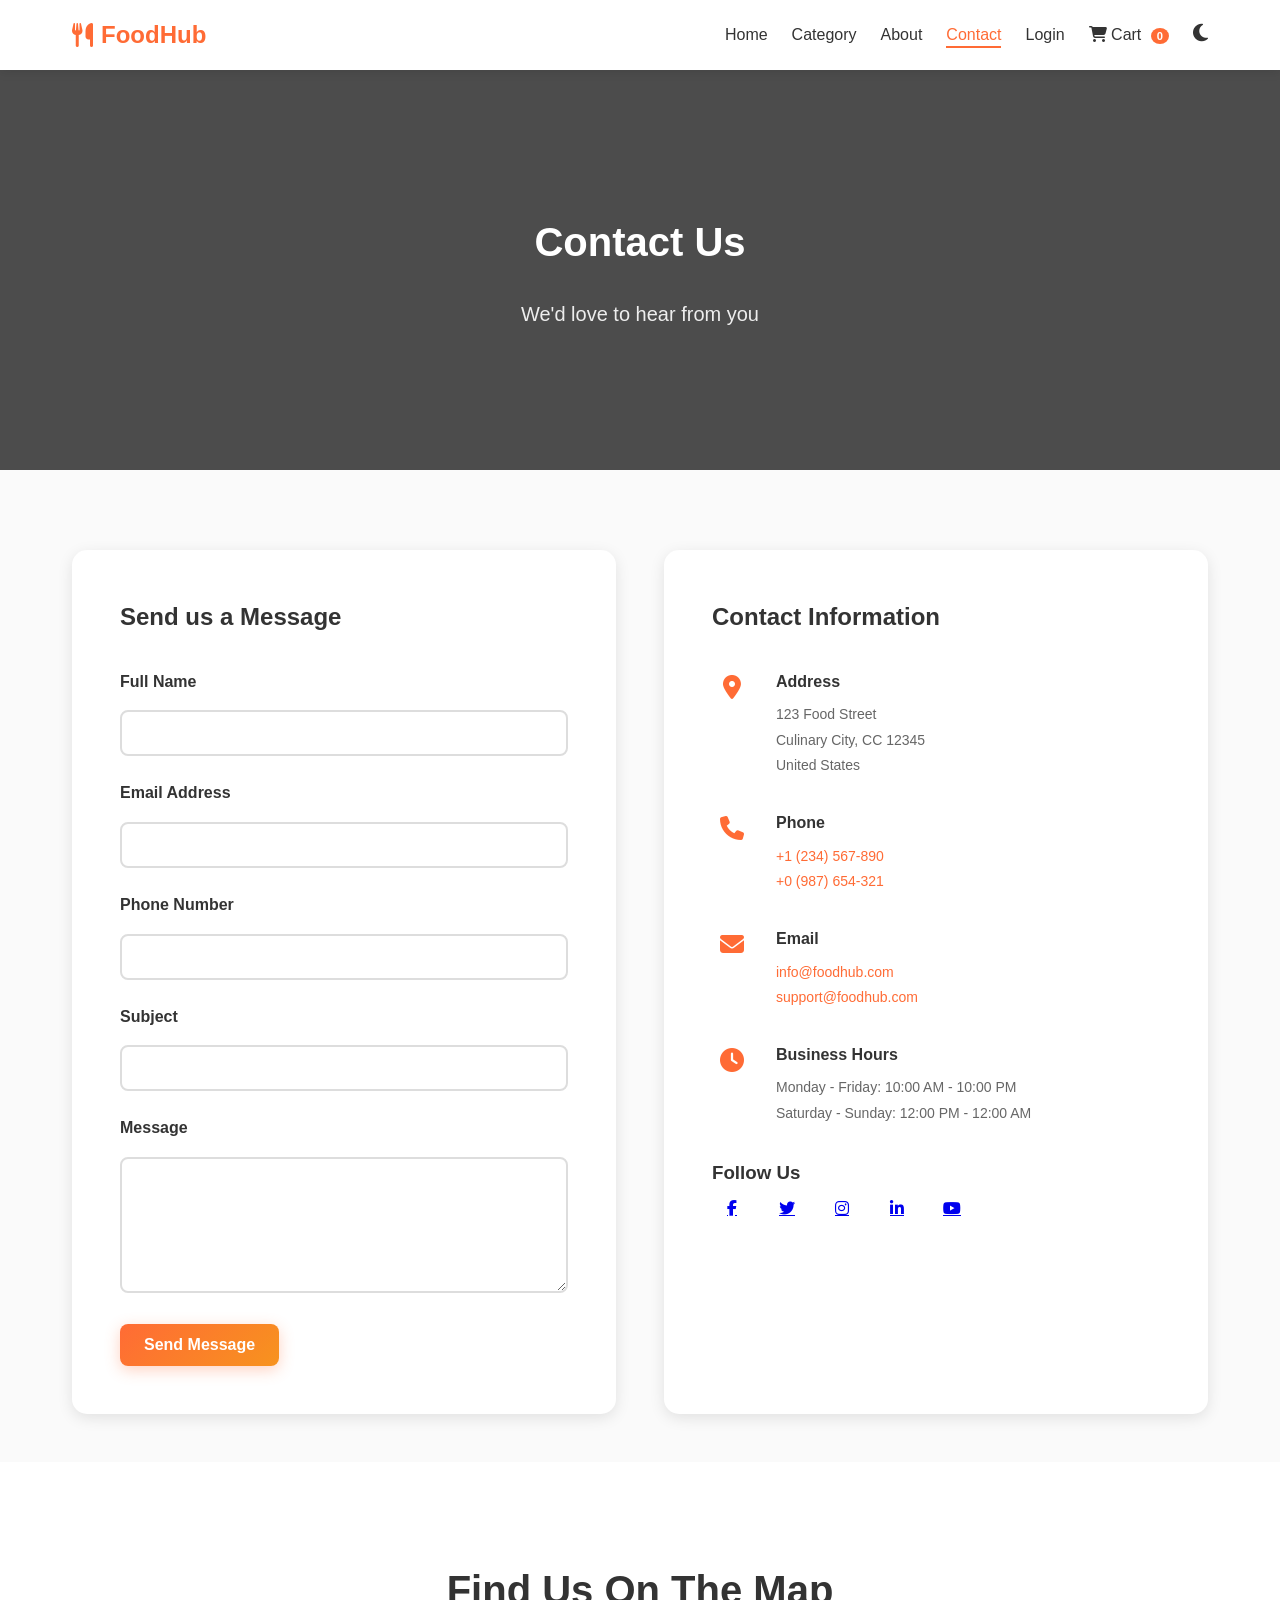
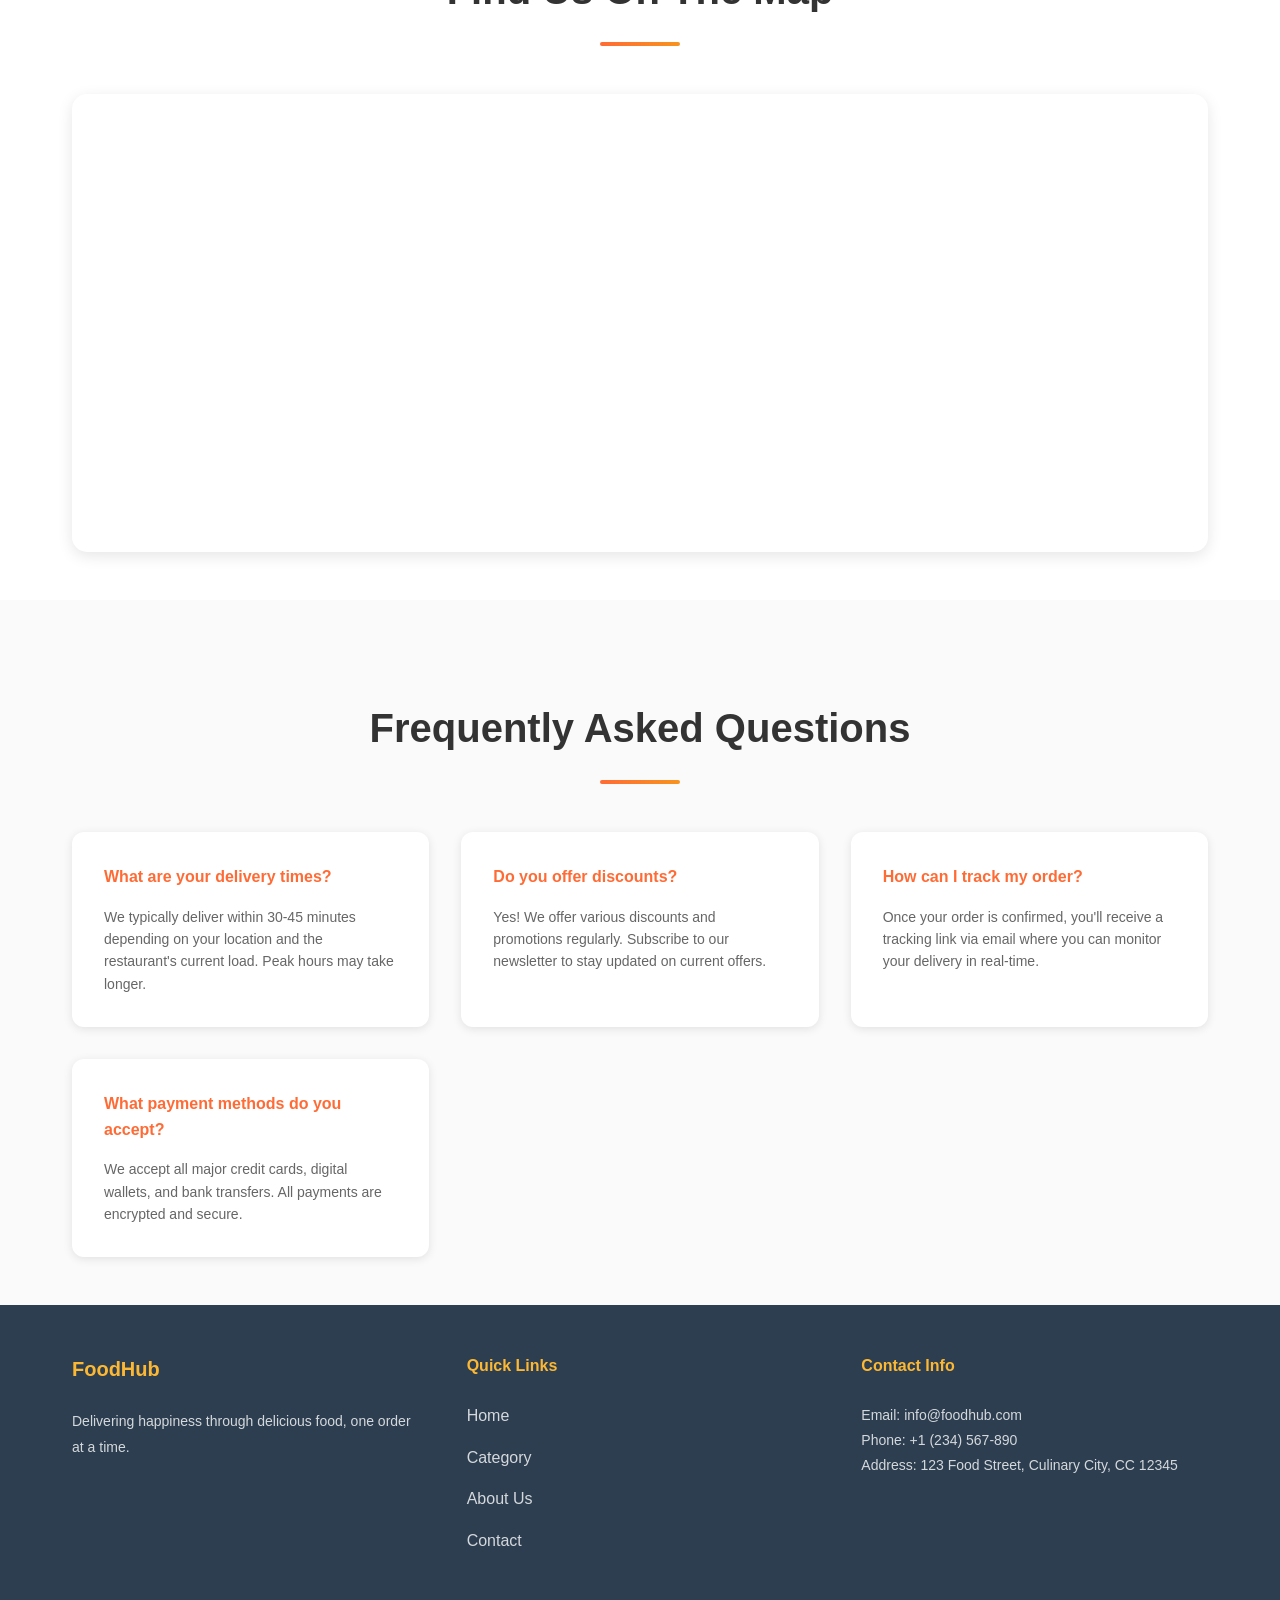
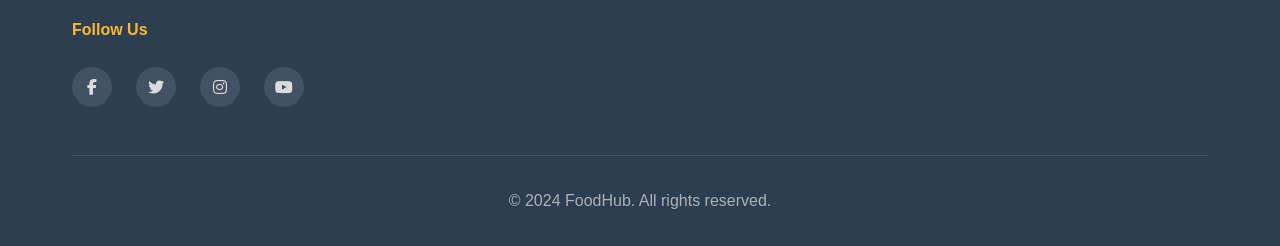
<file: contact.html>
<!DOCTYPE html>
<html lang="en">
<head>
    <meta charset="UTF-8">
    <meta name="viewport" content="width=device-width, initial-scale=1.0">
    <title>Contact Us - FoodHub</title>
    <link rel="stylesheet" href="css/style.css">
    <link rel="stylesheet" href="https://cdnjs.cloudflare.com/ajax/libs/font-awesome/6.4.0/css/all.min.css">
</head>
<body>
    <!-- Navigation Bar -->
    <nav class="navbar">
        <div class="nav-container">
            <div class="nav-logo">
                <i class="fas fa-utensils"></i> FoodHub
            </div>
            <ul class="nav-menu">
                <li class="nav-item">
                    <a href="index.html" class="nav-link">Home</a>
                </li>
                <li class="nav-item">
                    <a href="category.html" class="nav-link">Category</a>
                </li>
                <li class="nav-item">
                    <a href="about.html" class="nav-link">About</a>
                </li>
                <li class="nav-item">
                    <a href="contact.html" class="nav-link active">Contact</a>
                </li>
                <li class="nav-item">
                    <a href="login.html" class="nav-link">Login</a>
                </li>
                <li class="nav-item">
                    <a href="#" class="nav-link" id="cart-icon">
                        <i class="fas fa-shopping-cart"></i> Cart
                        <span class="cart-count" id="cart-count">0</span>
                    </a>
                </li>
                <li class="nav-item">
                    <button class="theme-toggle" id="theme-toggle">
                        <i class="fas fa-moon"></i>
                    </button>
                </li>
            </ul>
            <div class="hamburger">
                <span class="bar"></span>
                <span class="bar"></span>
                <span class="bar"></span>
            </div>
        </div>
    </nav>

    <!-- Page Header -->
    <section class="page-header" style="background: linear-gradient(rgba(0, 0, 0, 0.5), rgba(0, 0, 0, 0.5)), url('https://images.unsplash.com/photo-1516321318423-f06f70570ce0?w=1200') center/cover;">
        <div class="page-header-content">
            <h1>Contact Us</h1>
            <p>We'd love to hear from you</p>
        </div>
    </section>

    <!-- Contact Section -->
    <section class="contact-section">
        <div class="container">
            <div class="contact-grid">
                <!-- Contact Form -->
                <div class="contact-form-container">
                    <h2>Send us a Message</h2>
                    <form class="contact-form" id="contact-form">
                        <div class="form-group">
                            <label for="name">Full Name</label>
                            <input type="text" id="name" name="name" required>
                        </div>
                        <div class="form-group">
                            <label for="email">Email Address</label>
                            <input type="email" id="email" name="email" required>
                        </div>
                        <div class="form-group">
                            <label for="phone">Phone Number</label>
                            <input type="tel" id="phone" name="phone" required>
                        </div>
                        <div class="form-group">
                            <label for="subject">Subject</label>
                            <input type="text" id="subject" name="subject" required>
                        </div>
                        <div class="form-group">
                            <label for="message">Message</label>
                            <textarea id="message" name="message" rows="6" required></textarea>
                        </div>
                        <button type="submit" class="btn btn-primary">Send Message</button>
                    </form>
                </div>

                <!-- Contact Info -->
                <div class="contact-info-container">
                    <h2>Contact Information</h2>
                    
                    <div class="contact-item">
                        <div class="contact-icon">
                            <i class="fas fa-map-marker-alt"></i>
                        </div>
                        <div class="contact-detail">
                            <h4>Address</h4>
                            <p>123 Food Street<br>Culinary City, CC 12345<br>United States</p>
                        </div>
                    </div>

                    <div class="contact-item">
                        <div class="contact-icon">
                            <i class="fas fa-phone"></i>
                        </div>
                        <div class="contact-detail">
                            <h4>Phone</h4>
                            <p><a href="tel:+1234567890">+1 (234) 567-890</a><br>
                            <a href="tel:+0987654321">+0 (987) 654-321</a></p>
                        </div>
                    </div>

                    <div class="contact-item">
                        <div class="contact-icon">
                            <i class="fas fa-envelope"></i>
                        </div>
                        <div class="contact-detail">
                            <h4>Email</h4>
                            <p><a href="mailto:info@foodhub.com">info@foodhub.com</a><br>
                            <a href="mailto:support@foodhub.com">support@foodhub.com</a></p>
                        </div>
                    </div>

                    <div class="contact-item">
                        <div class="contact-icon">
                            <i class="fas fa-clock"></i>
                        </div>
                        <div class="contact-detail">
                            <h4>Business Hours</h4>
                            <p>Monday - Friday: 10:00 AM - 10:00 PM<br>
                            Saturday - Sunday: 12:00 PM - 12:00 AM</p>
                        </div>
                    </div>

                    <h3 style="margin-top: 30px;">Follow Us</h3>
                    <div class="social-links" style="gap: 15px; font-size: 24px;">
                        <a href="#" title="Facebook"><i class="fab fa-facebook-f"></i></a>
                        <a href="#" title="Twitter"><i class="fab fa-twitter"></i></a>
                        <a href="#" title="Instagram"><i class="fab fa-instagram"></i></a>
                        <a href="#" title="LinkedIn"><i class="fab fa-linkedin-in"></i></a>
                        <a href="#" title="YouTube"><i class="fab fa-youtube"></i></a>
                    </div>
                </div>
            </div>
        </div>
    </section>

    <!-- Google Map -->
    <section class="map-section">
        <div class="container">
            <h2 class="section-title">Find Us On The Map</h2>
            <div class="map-container">
                <iframe src="https://www.google.com/maps/embed?pb=!1m18!1m12!1m3!1d3024.1234567890!2d-74.006!3d40.7128!2m3!1f0!2f0!3f0!3m2!1i1024!2i768!4f13.1!3m3!1m2!1s0x89c25a29e6eb6d4f%3A0x123456789!2s123%20Food%20Street!5e0!3m2!1sen!2sus!4v1234567890" width="100%" height="450" style="border:0;" allowfullscreen="" loading="lazy" referrerpolicy="no-referrer-when-downgrade"></iframe>
            </div>
        </div>
    </section>

    <!-- FAQ Section -->
    <section class="faq-section">
        <div class="container">
            <h2 class="section-title">Frequently Asked Questions</h2>
            <div class="faq-grid">
                <div class="faq-item">
                    <h4>What are your delivery times?</h4>
                    <p>We typically deliver within 30-45 minutes depending on your location and the restaurant's current load. Peak hours may take longer.</p>
                </div>
                <div class="faq-item">
                    <h4>Do you offer discounts?</h4>
                    <p>Yes! We offer various discounts and promotions regularly. Subscribe to our newsletter to stay updated on current offers.</p>
                </div>
                <div class="faq-item">
                    <h4>How can I track my order?</h4>
                    <p>Once your order is confirmed, you'll receive a tracking link via email where you can monitor your delivery in real-time.</p>
                </div>
                <div class="faq-item">
                    <h4>What payment methods do you accept?</h4>
                    <p>We accept all major credit cards, digital wallets, and bank transfers. All payments are encrypted and secure.</p>
                </div>
            </div>
        </div>
    </section>

    <!-- Cart Modal -->
    <div class="cart-modal" id="cart-modal">
        <div class="cart-content">
            <div class="cart-header">
                <h2>Shopping Cart</h2>
                <button class="close-cart">&times;</button>
            </div>
            <div class="cart-items" id="cart-items"></div>
            <div class="cart-footer">
                <div class="cart-total">
                    <strong>Total: $<span id="cart-total">0.00</span></strong>
                </div>
                <button class="btn btn-primary" id="checkout-btn">Checkout</button>
                <button class="btn btn-secondary" id="clear-cart-btn">Clear Cart</button>
            </div>
        </div>
    </div>

    <!-- Back to Top Button -->
    <button class="back-to-top" id="back-to-top">
        <i class="fas fa-arrow-up"></i>
    </button>

    <!-- Footer -->
    <footer class="footer">
        <div class="container">
            <div class="footer-content">
                <div class="footer-section">
                    <h3>FoodHub</h3>
                    <p>Delivering happiness through delicious food, one order at a time.</p>
                </div>
                <div class="footer-section">
                    <h4>Quick Links</h4>
                    <ul>
                        <li><a href="index.html">Home</a></li>
                        <li><a href="category.html">Category</a></li>
                        <li><a href="about.html">About Us</a></li>
                        <li><a href="contact.html">Contact</a></li>
                    </ul>
                </div>
                <div class="footer-section">
                    <h4>Contact Info</h4>
                    <p>Email: <a href="mailto:info@foodhub.com">info@foodhub.com</a></p>
                    <p>Phone: <a href="tel:+1234567890">+1 (234) 567-890</a></p>
                    <p>Address: 123 Food Street, Culinary City, CC 12345</p>
                </div>
                <div class="footer-section">
                    <h4>Follow Us</h4>
                    <div class="social-links">
                        <a href="#" title="Facebook"><i class="fab fa-facebook-f"></i></a>
                        <a href="#" title="Twitter"><i class="fab fa-twitter"></i></a>
                        <a href="#" title="Instagram"><i class="fab fa-instagram"></i></a>
                        <a href="#" title="YouTube"><i class="fab fa-youtube"></i></a>
                    </div>
                </div>
            </div>
            <div class="footer-bottom">
                <p>&copy; 2024 FoodHub. All rights reserved.</p>
            </div>
        </div>
    </footer>

    <script src="js/app.js"></script>
    <script src="js/cart.js"></script>
    <script src="js/search.js"></script>
    <script>
        // Contact form submission
        document.getElementById('contact-form').addEventListener('submit', function(e) {
            e.preventDefault();
            alert('Thank you for your message! We will get back to you soon.');
            this.reset();
        });
    </script>
</body>
</html>
</file>
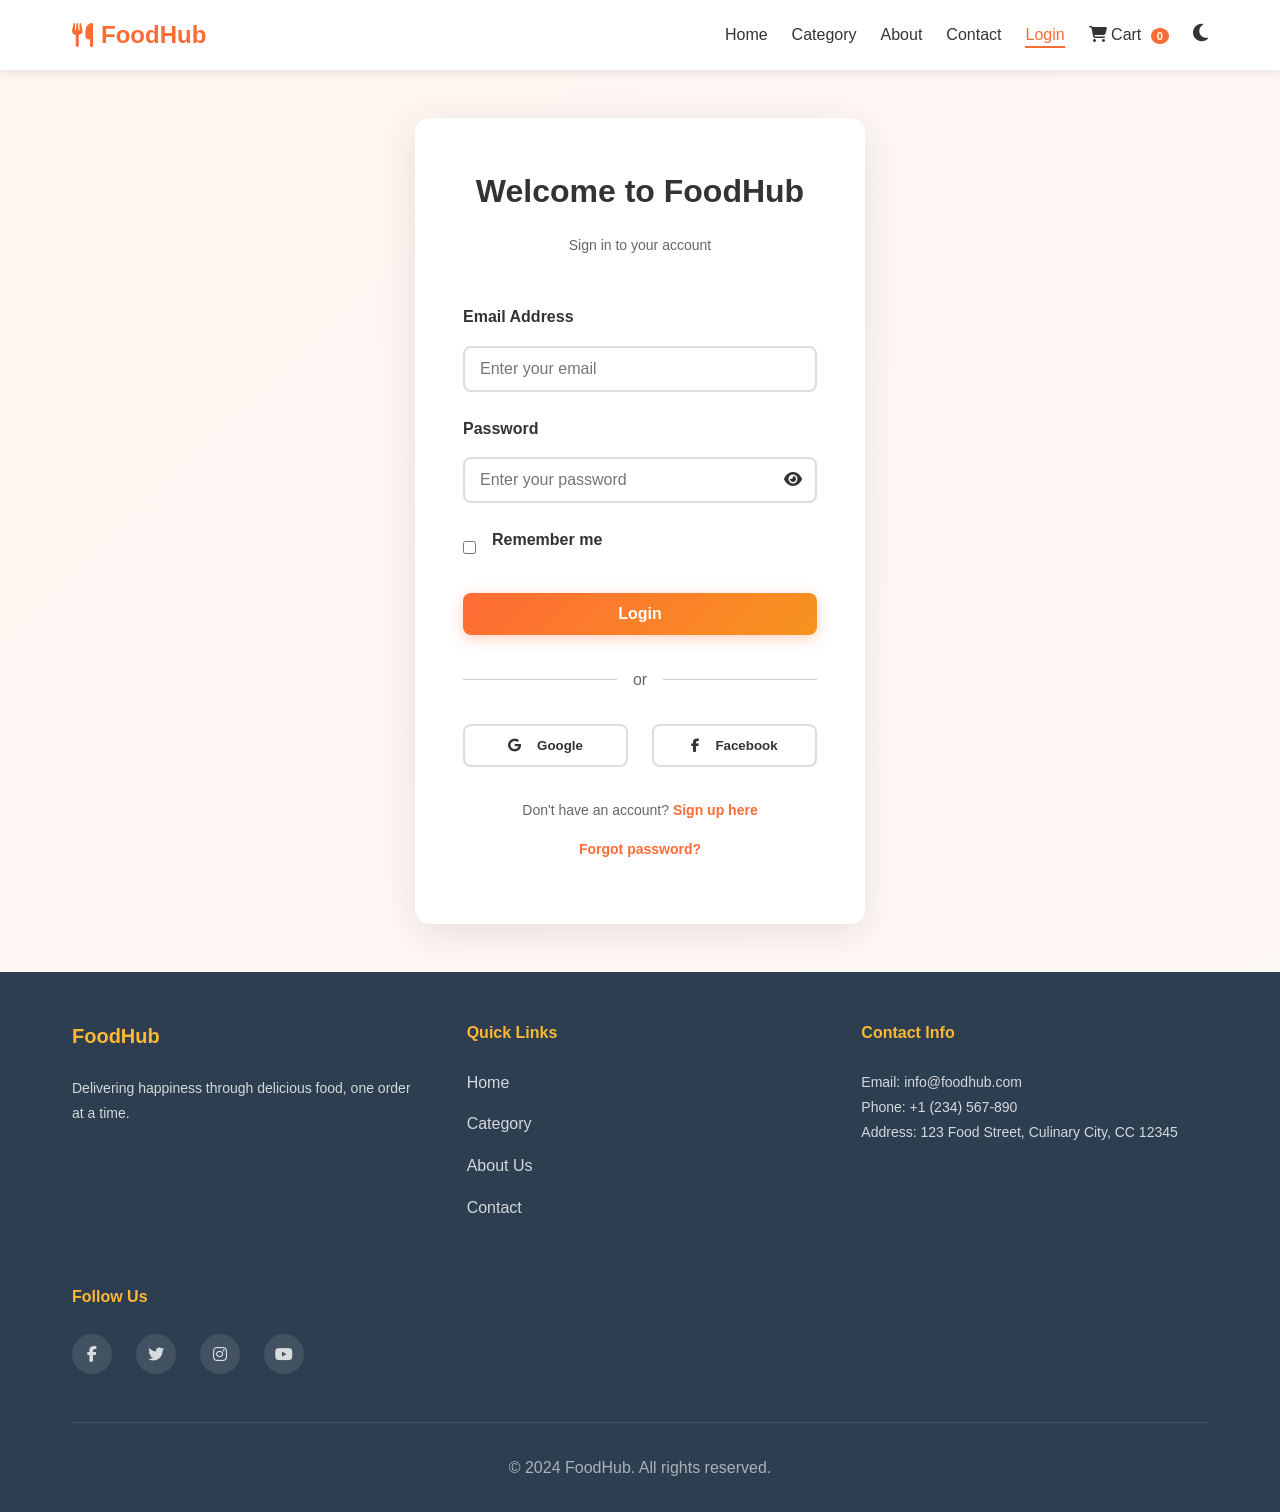
<file: login.html>
<!DOCTYPE html>
<html lang="en">
<head>
    <meta charset="UTF-8">
    <meta name="viewport" content="width=device-width, initial-scale=1.0">
    <title>Login - FoodHub</title>
    <link rel="stylesheet" href="css/style.css">
    <link rel="stylesheet" href="https://cdnjs.cloudflare.com/ajax/libs/font-awesome/6.4.0/css/all.min.css">
</head>
<body>
    <!-- Navigation Bar -->
    <nav class="navbar">
        <div class="nav-container">
            <div class="nav-logo">
                <i class="fas fa-utensils"></i> FoodHub
            </div>
            <ul class="nav-menu">
                <li class="nav-item">
                    <a href="index.html" class="nav-link">Home</a>
                </li>
                <li class="nav-item">
                    <a href="category.html" class="nav-link">Category</a>
                </li>
                <li class="nav-item">
                    <a href="about.html" class="nav-link">About</a>
                </li>
                <li class="nav-item">
                    <a href="contact.html" class="nav-link">Contact</a>
                </li>
                <li class="nav-item">
                    <a href="login.html" class="nav-link active">Login</a>
                </li>
                <li class="nav-item">
                    <a href="#" class="nav-link" id="cart-icon">
                        <i class="fas fa-shopping-cart"></i> Cart
                        <span class="cart-count" id="cart-count">0</span>
                    </a>
                </li>
                <li class="nav-item">
                    <button class="theme-toggle" id="theme-toggle">
                        <i class="fas fa-moon"></i>
                    </button>
                </li>
            </ul>
            <div class="hamburger">
                <span class="bar"></span>
                <span class="bar"></span>
                <span class="bar"></span>
            </div>
        </div>
    </nav>

    <!-- Login Container -->
    <section class="login-section">
        <div class="login-container">
            <div class="login-box">
                <div class="login-header">
                    <h1>Welcome to FoodHub</h1>
                    <p>Sign in to your account</p>
                </div>

                <form class="login-form" id="login-form">
                    <div class="form-group">
                        <label for="email">Email Address</label>
                        <input type="email" id="email" name="email" placeholder="Enter your email" required>
                    </div>

                    <div class="form-group">
                        <label for="password">Password</label>
                        <div class="password-input-group">
                            <input type="password" id="password" name="password" placeholder="Enter your password" required>
                            <button type="button" class="toggle-password" id="toggle-password">
                                <i class="fas fa-eye"></i>
                            </button>
                        </div>
                    </div>

                    <div class="form-group checkbox">
                        <input type="checkbox" id="remember-me" name="remember-me">
                        <label for="remember-me">Remember me</label>
                    </div>

                    <button type="submit" class="btn btn-primary btn-full">Login</button>

                    <div class="form-divider">
                        <span>or</span>
                    </div>

                    <div class="social-login">
                        <button type="button" class="btn-social" title="Login with Google">
                            <i class="fab fa-google"></i> Google
                        </button>
                        <button type="button" class="btn-social" title="Login with Facebook">
                            <i class="fab fa-facebook-f"></i> Facebook
                        </button>
                    </div>

                    <div class="form-footer">
                        <p>Don't have an account? <a href="#" onclick="openSignup()">Sign up here</a></p>
                        <p><a href="#" onclick="resetPassword()">Forgot password?</a></p>
                    </div>
                </form>
            </div>

            <!-- Signup Form (Hidden by default) -->
            <div class="signup-box" id="signup-box" style="display: none;">
                <div class="login-header">
                    <h1>Create Account</h1>
                    <p>Join FoodHub today</p>
                </div>

                <form class="login-form" id="signup-form">
                    <div class="form-group">
                        <label for="signup-name">Full Name</label>
                        <input type="text" id="signup-name" name="name" placeholder="Enter your full name" required>
                    </div>

                    <div class="form-group">
                        <label for="signup-email">Email Address</label>
                        <input type="email" id="signup-email" name="email" placeholder="Enter your email" required>
                    </div>

                    <div class="form-group">
                        <label for="signup-password">Password</label>
                        <input type="password" id="signup-password" name="password" placeholder="Create a password" required>
                    </div>

                    <div class="form-group">
                        <label for="signup-confirm-password">Confirm Password</label>
                        <input type="password" id="signup-confirm-password" name="confirm-password" placeholder="Confirm your password" required>
                    </div>

                    <div class="form-group checkbox">
                        <input type="checkbox" id="agree-terms" name="agree-terms" required>
                        <label for="agree-terms">I agree to the Terms of Service</label>
                    </div>

                    <button type="submit" class="btn btn-primary btn-full">Create Account</button>

                    <div class="form-footer">
                        <p>Already have an account? <a href="#" onclick="closeSignup()">Login here</a></p>
                    </div>
                </form>
            </div>
        </div>
    </section>

    <!-- Cart Modal -->
    <div class="cart-modal" id="cart-modal">
        <div class="cart-content">
            <div class="cart-header">
                <h2>Shopping Cart</h2>
                <button class="close-cart">&times;</button>
            </div>
            <div class="cart-items" id="cart-items"></div>
            <div class="cart-footer">
                <div class="cart-total">
                    <strong>Total: $<span id="cart-total">0.00</span></strong>
                </div>
                <button class="btn btn-primary" id="checkout-btn">Checkout</button>
                <button class="btn btn-secondary" id="clear-cart-btn">Clear Cart</button>
            </div>
        </div>
    </div>

    <!-- Footer -->
    <footer class="footer">
        <div class="container">
            <div class="footer-content">
                <div class="footer-section">
                    <h3>FoodHub</h3>
                    <p>Delivering happiness through delicious food, one order at a time.</p>
                </div>
                <div class="footer-section">
                    <h4>Quick Links</h4>
                    <ul>
                        <li><a href="index.html">Home</a></li>
                        <li><a href="category.html">Category</a></li>
                        <li><a href="about.html">About Us</a></li>
                        <li><a href="contact.html">Contact</a></li>
                    </ul>
                </div>
                <div class="footer-section">
                    <h4>Contact Info</h4>
                    <p>Email: <a href="mailto:info@foodhub.com">info@foodhub.com</a></p>
                    <p>Phone: <a href="tel:+1234567890">+1 (234) 567-890</a></p>
                    <p>Address: 123 Food Street, Culinary City, CC 12345</p>
                </div>
                <div class="footer-section">
                    <h4>Follow Us</h4>
                    <div class="social-links">
                        <a href="#" title="Facebook"><i class="fab fa-facebook-f"></i></a>
                        <a href="#" title="Twitter"><i class="fab fa-twitter"></i></a>
                        <a href="#" title="Instagram"><i class="fab fa-instagram"></i></a>
                        <a href="#" title="YouTube"><i class="fab fa-youtube"></i></a>
                    </div>
                </div>
            </div>
            <div class="footer-bottom">
                <p>&copy; 2024 FoodHub. All rights reserved.</p>
            </div>
        </div>
    </footer>

    <script src="js/app.js"></script>
    <script src="js/cart.js"></script>
    <script src="js/search.js"></script>
    <script>
        // Toggle password visibility
        document.getElementById('toggle-password').addEventListener('click', function() {
            const passwordInput = document.getElementById('password');
            const icon = this.querySelector('i');
            
            if (passwordInput.type === 'password') {
                passwordInput.type = 'text';
                icon.classList.remove('fa-eye');
                icon.classList.add('fa-eye-slash');
            } else {
                passwordInput.type = 'password';
                icon.classList.remove('fa-eye-slash');
                icon.classList.add('fa-eye');
            }
        });

        // Login form submission
        document.getElementById('login-form').addEventListener('submit', function(e) {
            e.preventDefault();
            const email = document.getElementById('email').value;
            const rememberMe = document.getElementById('remember-me').checked;
            
            if (rememberMe) {
                localStorage.setItem('userEmail', email);
            }
            
            alert('Login successful! Welcome to FoodHub.');
            this.reset();
        });

        // Signup form submission
        document.getElementById('signup-form').addEventListener('submit', function(e) {
            e.preventDefault();
            const password = document.getElementById('signup-password').value;
            const confirmPassword = document.getElementById('signup-confirm-password').value;
            
            if (password !== confirmPassword) {
                alert('Passwords do not match!');
                return;
            }
            
            alert('Account created successfully! You can now login.');
            this.reset();
            closeSignup();
        });

        // Toggle between login and signup
        function openSignup() {
            document.querySelector('.login-box').style.display = 'none';
            document.getElementById('signup-box').style.display = 'block';
        }

        function closeSignup() {
            document.querySelector('.login-box').style.display = 'block';
            document.getElementById('signup-box').style.display = 'none';
        }

        // Reset password (dummy function)
        function resetPassword() {
            alert('Password reset link has been sent to your email.');
        }

        // Load saved email if available
        window.addEventListener('load', function() {
            const savedEmail = localStorage.getItem('userEmail');
            if (savedEmail) {
                document.getElementById('email').value = savedEmail;
                document.getElementById('remember-me').checked = true;
            }
        });
    </script>
</body>
</html>
</file>
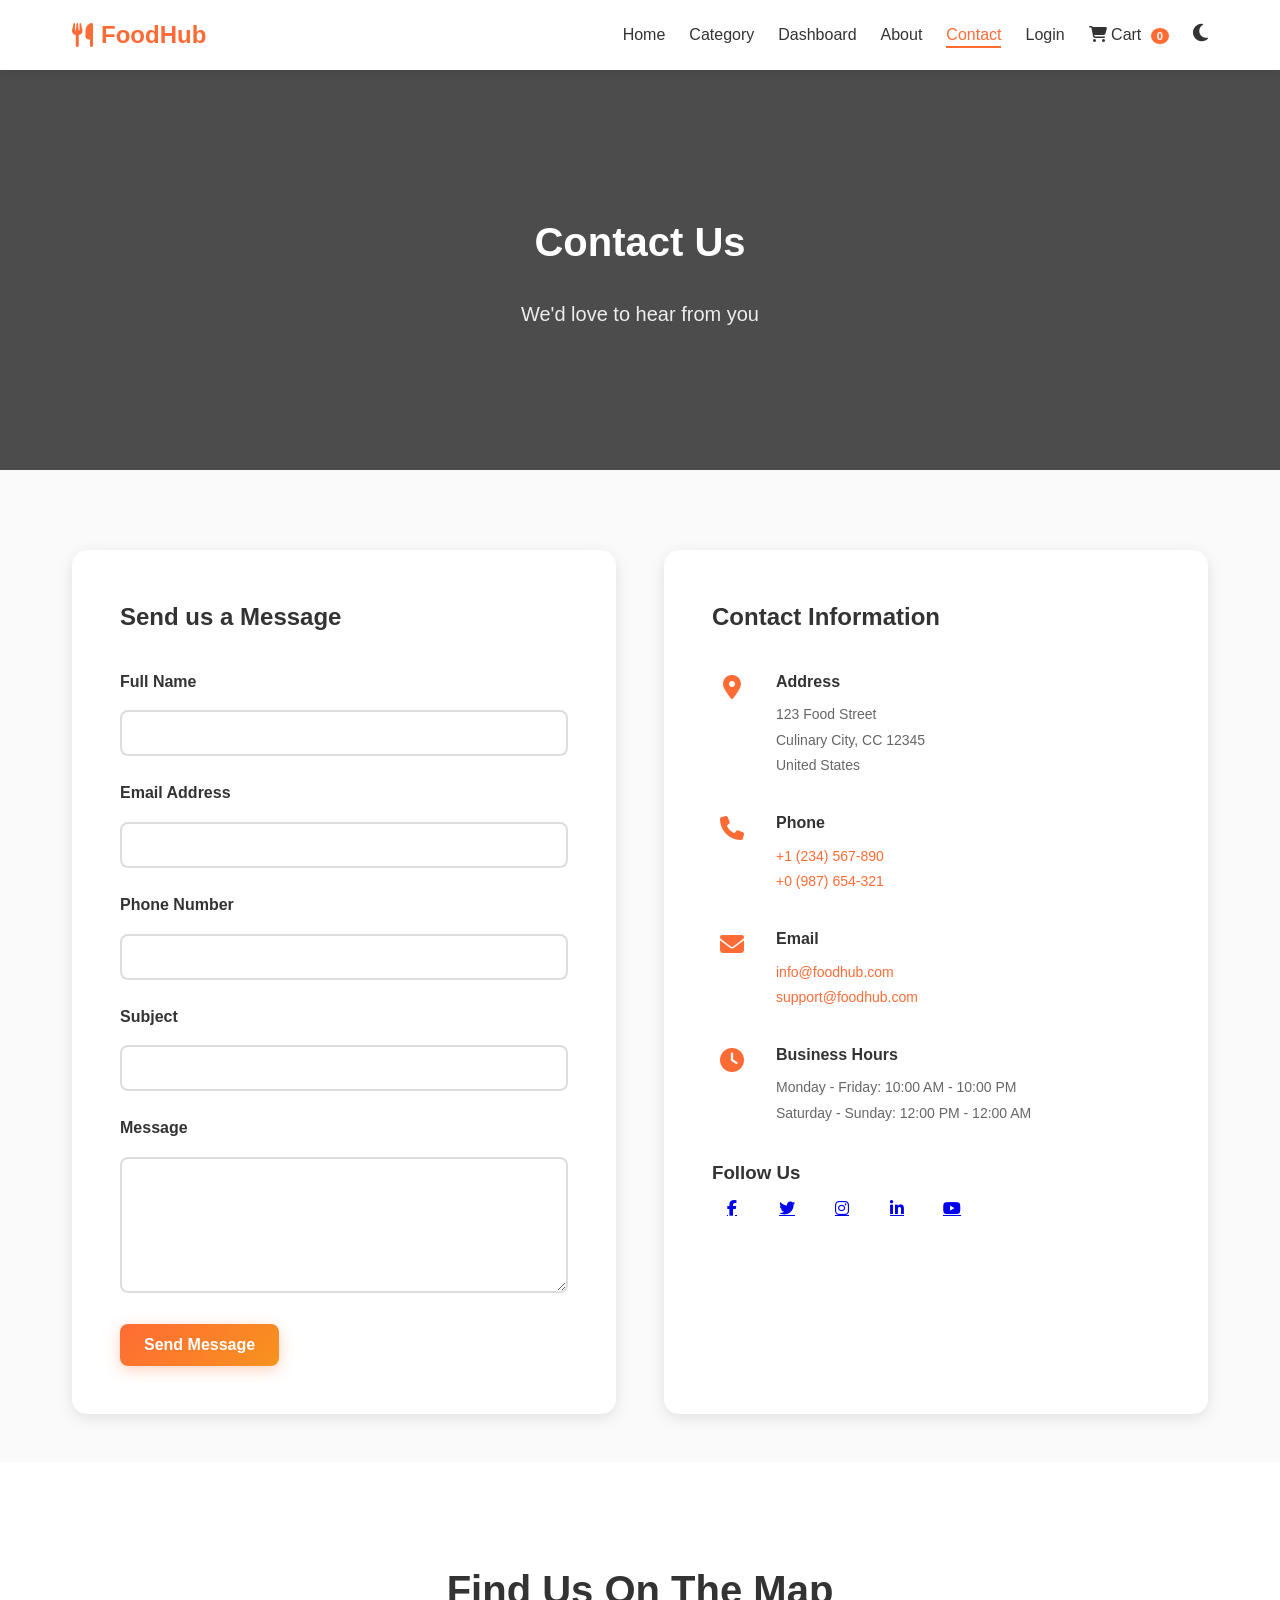
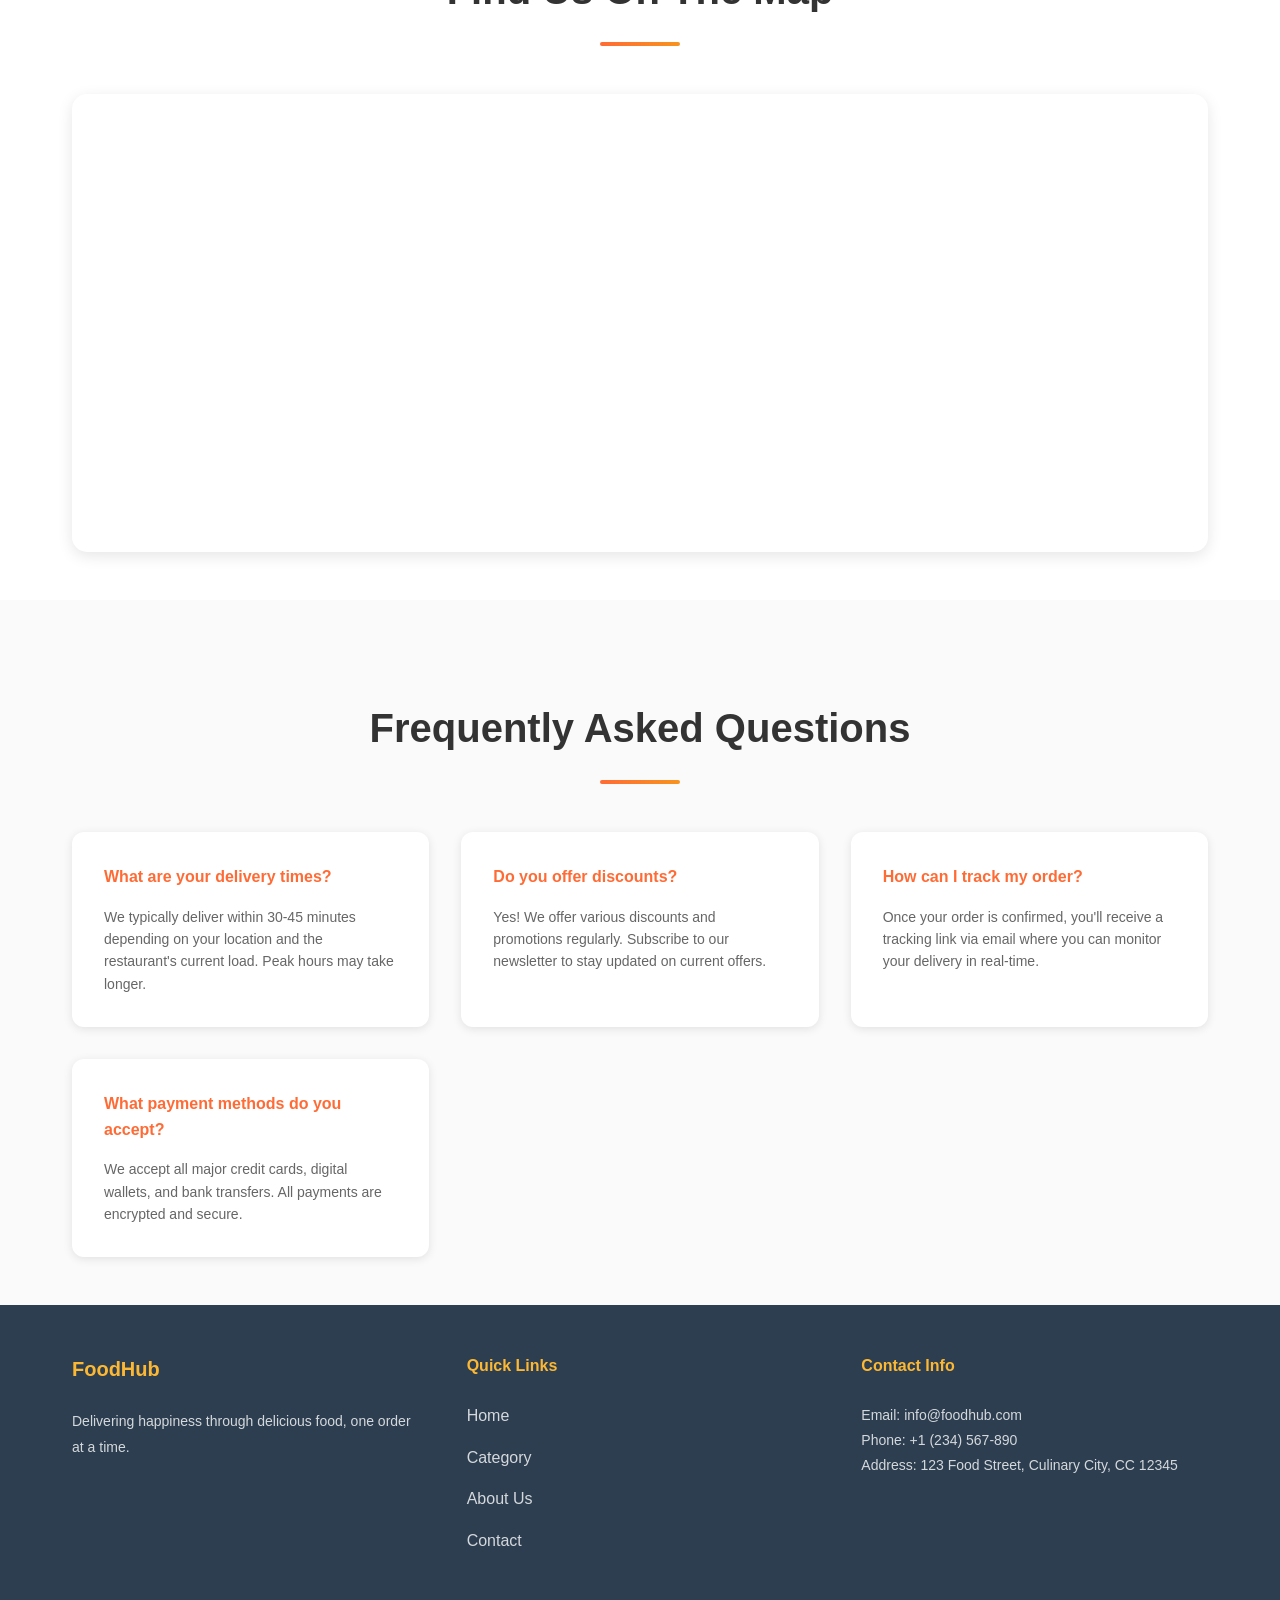
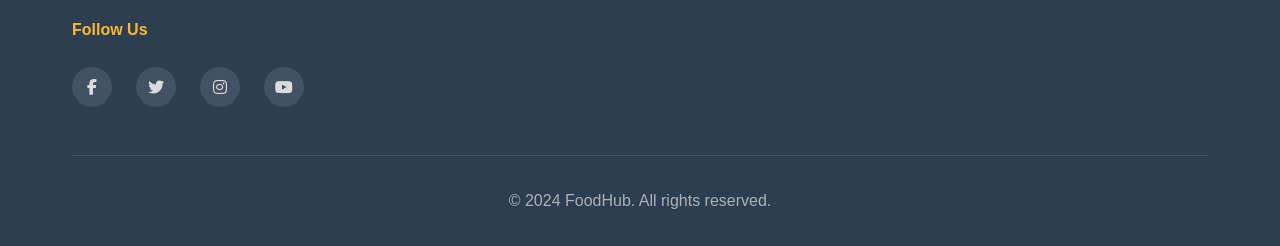
<file: Food/html/contact.html>
<!DOCTYPE html>
<html lang="en">
<head>
    <meta charset="UTF-8">
    <meta name="viewport" content="width=device-width, initial-scale=1.0">
    <title>Contact Us - FoodHub</title>
    <link rel="stylesheet" href="../css/style.css">
    <link rel="stylesheet" href="https://cdnjs.cloudflare.com/ajax/libs/font-awesome/6.4.0/css/all.min.css">
</head>
<body>
    <!-- Navigation Bar -->
    <nav class="navbar">
        <div class="nav-container">
            <div class="nav-logo">
                <i class="fas fa-utensils"></i> FoodHub
            </div>
            <ul class="nav-menu">
                <li class="nav-item">
                    <a href="../index.html" class="nav-link">Home</a>
                </li>
                <li class="nav-item">
                    <a href="category.html" class="nav-link">Category</a>
                </li>
                <li class="nav-item">
                    <a href="dashboard.html" class="nav-link">Dashboard</a>
                </li>
                <li class="nav-item">
                    <a href="about.html" class="nav-link">About</a>
                </li>
                <li class="nav-item">
                    <a href="contact.html" class="nav-link active">Contact</a>
                </li>
                <li class="nav-item">
                    <a href="login.html" class="nav-link">Login</a>
                </li>
                <li class="nav-item">
                    <a href="#" class="nav-link" id="cart-icon">
                        <i class="fas fa-shopping-cart"></i> Cart
                        <span class="cart-count" id="cart-count">0</span>
                    </a>
                </li>
                <li class="nav-item">
                    <button class="theme-toggle" id="theme-toggle">
                        <i class="fas fa-moon"></i>
                    </button>
                </li>
            </ul>
            <div class="hamburger">
                <span class="bar"></span>
                <span class="bar"></span>
                <span class="bar"></span>
            </div>
        </div>
    </nav>

    <!-- Page Header -->
    <section class="page-header" style="background: linear-gradient(rgba(0, 0, 0, 0.5), rgba(0, 0, 0, 0.5)), url('https://images.unsplash.com/photo-1516321318423-f06f70570ce0?w=1200') center/cover;">
        <div class="page-header-content">
            <h1>Contact Us</h1>
            <p>We'd love to hear from you</p>
        </div>
    </section>

    <!-- Contact Section -->
    <section class="contact-section">
        <div class="container">
            <div class="contact-grid">
                <!-- Contact Form -->
                <div class="contact-form-container">
                    <h2>Send us a Message</h2>
                    <form class="contact-form" id="contact-form">
                        <div class="form-group">
                            <label for="name">Full Name</label>
                            <input type="text" id="name" name="name" required>
                        </div>
                        <div class="form-group">
                            <label for="email">Email Address</label>
                            <input type="email" id="email" name="email" required>
                        </div>
                        <div class="form-group">
                            <label for="phone">Phone Number</label>
                            <input type="tel" id="phone" name="phone" required>
                        </div>
                        <div class="form-group">
                            <label for="subject">Subject</label>
                            <input type="text" id="subject" name="subject" required>
                        </div>
                        <div class="form-group">
                            <label for="message">Message</label>
                            <textarea id="message" name="message" rows="6" required></textarea>
                        </div>
                        <button type="submit" class="btn btn-primary">Send Message</button>
                    </form>
                </div>

                <!-- Contact Info -->
                <div class="contact-info-container">
                    <h2>Contact Information</h2>
                    
                    <div class="contact-item">
                        <div class="contact-icon">
                            <i class="fas fa-map-marker-alt"></i>
                        </div>
                        <div class="contact-detail">
                            <h4>Address</h4>
                            <p>123 Food Street<br>Culinary City, CC 12345<br>United States</p>
                        </div>
                    </div>

                    <div class="contact-item">
                        <div class="contact-icon">
                            <i class="fas fa-phone"></i>
                        </div>
                        <div class="contact-detail">
                            <h4>Phone</h4>
                            <p><a href="tel:+1234567890">+1 (234) 567-890</a><br>
                            <a href="tel:+0987654321">+0 (987) 654-321</a></p>
                        </div>
                    </div>

                    <div class="contact-item">
                        <div class="contact-icon">
                            <i class="fas fa-envelope"></i>
                        </div>
                        <div class="contact-detail">
                            <h4>Email</h4>
                            <p><a href="mailto:info@foodhub.com">info@foodhub.com</a><br>
                            <a href="mailto:support@foodhub.com">support@foodhub.com</a></p>
                        </div>
                    </div>

                    <div class="contact-item">
                        <div class="contact-icon">
                            <i class="fas fa-clock"></i>
                        </div>
                        <div class="contact-detail">
                            <h4>Business Hours</h4>
                            <p>Monday - Friday: 10:00 AM - 10:00 PM<br>
                            Saturday - Sunday: 12:00 PM - 12:00 AM</p>
                        </div>
                    </div>

                    <h3 style="margin-top: 30px;">Follow Us</h3>
                    <div class="social-links" style="gap: 15px; font-size: 24px;">
                        <a href="#" title="Facebook"><i class="fab fa-facebook-f"></i></a>
                        <a href="#" title="Twitter"><i class="fab fa-twitter"></i></a>
                        <a href="#" title="Instagram"><i class="fab fa-instagram"></i></a>
                        <a href="#" title="LinkedIn"><i class="fab fa-linkedin-in"></i></a>
                        <a href="#" title="YouTube"><i class="fab fa-youtube"></i></a>
                    </div>
                </div>
            </div>
        </div>
    </section>

    <!-- Google Map -->
    <section class="map-section">
        <div class="container">
            <h2 class="section-title">Find Us On The Map</h2>
            <div class="map-container">
                <iframe src="https://www.google.com/maps/embed?pb=!1m18!1m12!1m3!1d3024.1234567890!2d-74.006!3d40.7128!2m3!1f0!2f0!3f0!3m2!1i1024!2i768!4f13.1!3m3!1m2!1s0x89c25a29e6eb6d4f%3A0x123456789!2s123%20Food%20Street!5e0!3m2!1sen!2sus!4v1234567890" width="100%" height="450" style="border:0;" allowfullscreen="" loading="lazy" referrerpolicy="no-referrer-when-downgrade"></iframe>
            </div>
        </div>
    </section>

    <!-- FAQ Section -->
    <section class="faq-section">
        <div class="container">
            <h2 class="section-title">Frequently Asked Questions</h2>
            <div class="faq-grid">
                <div class="faq-item">
                    <h4>What are your delivery times?</h4>
                    <p>We typically deliver within 30-45 minutes depending on your location and the restaurant's current load. Peak hours may take longer.</p>
                </div>
                <div class="faq-item">
                    <h4>Do you offer discounts?</h4>
                    <p>Yes! We offer various discounts and promotions regularly. Subscribe to our newsletter to stay updated on current offers.</p>
                </div>
                <div class="faq-item">
                    <h4>How can I track my order?</h4>
                    <p>Once your order is confirmed, you'll receive a tracking link via email where you can monitor your delivery in real-time.</p>
                </div>
                <div class="faq-item">
                    <h4>What payment methods do you accept?</h4>
                    <p>We accept all major credit cards, digital wallets, and bank transfers. All payments are encrypted and secure.</p>
                </div>
            </div>
        </div>
    </section>

    <!-- Cart Modal -->
    <div class="cart-modal" id="cart-modal">
        <div class="cart-content">
            <div class="cart-header">
                <h2>Shopping Cart</h2>
                <button class="close-cart">&times;</button>
            </div>
            <div class="cart-items" id="cart-items"></div>
            <div class="cart-footer">
                <div class="cart-total">
                    <strong>Total: $<span id="cart-total">0.00</span></strong>
                </div>
                <button class="btn btn-primary" id="checkout-btn">Checkout</button>
                <button class="btn btn-secondary" id="clear-cart-btn">Clear Cart</button>
            </div>
        </div>
    </div>

    <!-- Back to Top Button -->
    <button class="back-to-top" id="back-to-top">
        <i class="fas fa-arrow-up"></i>
    </button>

    <!-- Footer -->
    <footer class="footer">
        <div class="container">
            <div class="footer-content">
                <div class="footer-section">
                    <h3>FoodHub</h3>
                    <p>Delivering happiness through delicious food, one order at a time.</p>
                </div>
                <div class="footer-section">
                    <h4>Quick Links</h4>
                    <ul>
                        <li><a href="index.html">Home</a></li>
                        <li><a href="category.html">Category</a></li>
                        <li><a href="about.html">About Us</a></li>
                        <li><a href="contact.html">Contact</a></li>
                    </ul>
                </div>
                <div class="footer-section">
                    <h4>Contact Info</h4>
                    <p>Email: <a href="mailto:info@foodhub.com">info@foodhub.com</a></p>
                    <p>Phone: <a href="tel:+1234567890">+1 (234) 567-890</a></p>
                    <p>Address: 123 Food Street, Culinary City, CC 12345</p>
                </div>
                <div class="footer-section">
                    <h4>Follow Us</h4>
                    <div class="social-links">
                        <a href="#" title="Facebook"><i class="fab fa-facebook-f"></i></a>
                        <a href="#" title="Twitter"><i class="fab fa-twitter"></i></a>
                        <a href="#" title="Instagram"><i class="fab fa-instagram"></i></a>
                        <a href="#" title="YouTube"><i class="fab fa-youtube"></i></a>
                    </div>
                </div>
            </div>
            <div class="footer-bottom">
                <p>&copy; 2024 FoodHub. All rights reserved.</p>
            </div>
        </div>
    </footer>

    <script src="../js/app.js"></script>
    <script src="../js/cart.js"></script>
    <script src="../js/search.js"></script>
    <script>
        // Contact form submission
        document.getElementById('contact-form').addEventListener('submit', function(e) {
            e.preventDefault();
            alert('Thank you for your message! We will get back to you soon.');
            this.reset();
        });
    </script>
</body>
</html>
</file>
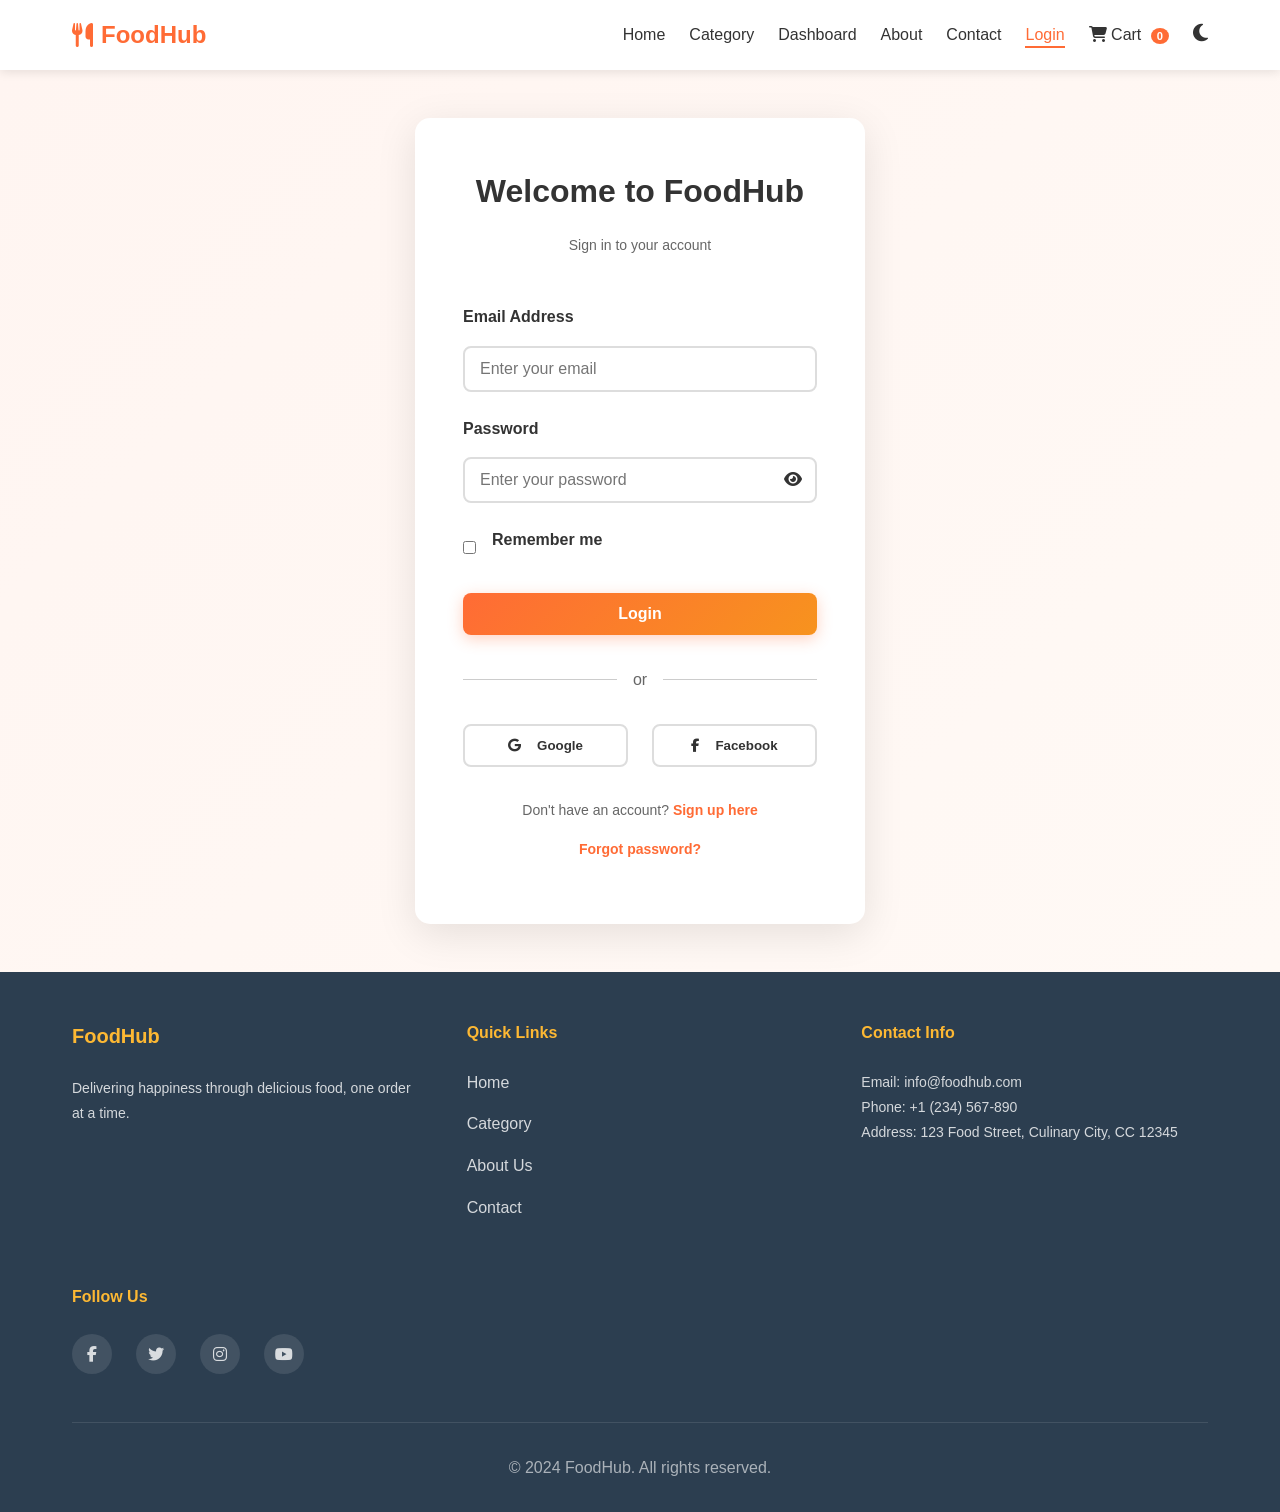
<file: Food/html/login.html>
<!DOCTYPE html>
<html lang="en">
<head>
    <meta charset="UTF-8">
    <meta name="viewport" content="width=device-width, initial-scale=1.0">
    <title>Login - FoodHub</title>
    <link rel="stylesheet" href="../css/style.css">
    <link rel="stylesheet" href="https://cdnjs.cloudflare.com/ajax/libs/font-awesome/6.4.0/css/all.min.css">
</head>
<body>
    <!-- Navigation Bar -->
    <nav class="navbar">
        <div class="nav-container">
            <div class="nav-logo">
                <i class="fas fa-utensils"></i> FoodHub
            </div>
            <ul class="nav-menu">
                <li class="nav-item">
                    <a href="../index.html" class="nav-link">Home</a>
                </li>
                <li class="nav-item">
                    <a href="category.html" class="nav-link">Category</a>
                </li>
                <li class="nav-item">
                    <a href="dashboard.html" class="nav-link">Dashboard</a>
                </li>
                <li class="nav-item">
                    <a href="about.html" class="nav-link">About</a>
                </li>
                <li class="nav-item">
                    <a href="contact.html" class="nav-link">Contact</a>
                </li>
                <li class="nav-item">
                    <a href="login.html" class="nav-link active">Login</a>
                </li>
                <li class="nav-item">
                    <a href="#" class="nav-link" id="cart-icon">
                        <i class="fas fa-shopping-cart"></i> Cart
                        <span class="cart-count" id="cart-count">0</span>
                    </a>
                </li>
                <li class="nav-item">
                    <button class="theme-toggle" id="theme-toggle">
                        <i class="fas fa-moon"></i>
                    </button>
                </li>
            </ul>
            <div class="hamburger">
                <span class="bar"></span>
                <span class="bar"></span>
                <span class="bar"></span>
            </div>
        </div>
    </nav>

    <!-- Login Container -->
    <section class="login-section">
        <div class="login-container">
            <div class="login-box">
                <div class="login-header">
                    <h1>Welcome to FoodHub</h1>
                    <p>Sign in to your account</p>
                </div>

                <form class="login-form" id="login-form">
                    <div class="form-group">
                        <label for="email">Email Address</label>
                        <input type="email" id="email" name="email" placeholder="Enter your email" required>
                    </div>

                    <div class="form-group">
                        <label for="password">Password</label>
                        <div class="password-input-group">
                            <input type="password" id="password" name="password" placeholder="Enter your password" required>
                            <button type="button" class="toggle-password" id="toggle-password">
                                <i class="fas fa-eye"></i>
                            </button>
                        </div>
                    </div>

                    <div class="form-group checkbox">
                        <input type="checkbox" id="remember-me" name="remember-me">
                        <label for="remember-me">Remember me</label>
                    </div>

                    <button type="submit" class="btn btn-primary btn-full">Login</button>

                    <div class="form-divider">
                        <span>or</span>
                    </div>

                    <div class="social-login">
                        <button type="button" class="btn-social" title="Login with Google">
                            <i class="fab fa-google"></i> Google
                        </button>
                        <button type="button" class="btn-social" title="Login with Facebook">
                            <i class="fab fa-facebook-f"></i> Facebook
                        </button>
                    </div>

                    <div class="form-footer">
                        <p>Don't have an account? <a href="#" onclick="openSignup()">Sign up here</a></p>
                        <p><a href="#" onclick="resetPassword()">Forgot password?</a></p>
                    </div>
                </form>
            </div>

            <!-- Signup Form (Hidden by default) -->
            <div class="signup-box" id="signup-box" style="display: none;">
                <div class="login-header">
                    <h1>Create Account</h1>
                    <p>Join FoodHub today</p>
                </div>

                <form class="login-form" id="signup-form">
                    <div class="form-group">
                        <label for="signup-name">Full Name</label>
                        <input type="text" id="signup-name" name="name" placeholder="Enter your full name" required>
                    </div>

                    <div class="form-group">
                        <label for="signup-email">Email Address</label>
                        <input type="email" id="signup-email" name="email" placeholder="Enter your email" required>
                    </div>

                    <div class="form-group">
                        <label for="signup-password">Password</label>
                        <input type="password" id="signup-password" name="password" placeholder="Create a password" required>
                    </div>

                    <div class="form-group">
                        <label for="signup-confirm-password">Confirm Password</label>
                        <input type="password" id="signup-confirm-password" name="confirm-password" placeholder="Confirm your password" required>
                    </div>

                    <div class="form-group checkbox">
                        <input type="checkbox" id="agree-terms" name="agree-terms" required>
                        <label for="agree-terms">I agree to the Terms of Service</label>
                    </div>

                    <button type="submit" class="btn btn-primary btn-full">Create Account</button>

                    <div class="form-footer">
                        <p>Already have an account? <a href="#" onclick="closeSignup()">Login here</a></p>
                    </div>
                </form>
            </div>
        </div>
    </section>

    <!-- Cart Modal -->
    <div class="cart-modal" id="cart-modal">
        <div class="cart-content">
            <div class="cart-header">
                <h2>Shopping Cart</h2>
                <button class="close-cart">&times;</button>
            </div>
            <div class="cart-items" id="cart-items"></div>
            <div class="cart-footer">
                <div class="cart-total">
                    <strong>Total: $<span id="cart-total">0.00</span></strong>
                </div>
                <button class="btn btn-primary" id="checkout-btn">Checkout</button>
                <button class="btn btn-secondary" id="clear-cart-btn">Clear Cart</button>
            </div>
        </div>
    </div>

    <!-- Footer -->
    <footer class="footer">
        <div class="container">
            <div class="footer-content">
                <div class="footer-section">
                    <h3>FoodHub</h3>
                    <p>Delivering happiness through delicious food, one order at a time.</p>
                </div>
                <div class="footer-section">
                    <h4>Quick Links</h4>
                    <ul>
                        <li><a href="index.html">Home</a></li>
                        <li><a href="category.html">Category</a></li>
                        <li><a href="about.html">About Us</a></li>
                        <li><a href="contact.html">Contact</a></li>
                    </ul>
                </div>
                <div class="footer-section">
                    <h4>Contact Info</h4>
                    <p>Email: <a href="mailto:info@foodhub.com">info@foodhub.com</a></p>
                    <p>Phone: <a href="tel:+1234567890">+1 (234) 567-890</a></p>
                    <p>Address: 123 Food Street, Culinary City, CC 12345</p>
                </div>
                <div class="footer-section">
                    <h4>Follow Us</h4>
                    <div class="social-links">
                        <a href="#" title="Facebook"><i class="fab fa-facebook-f"></i></a>
                        <a href="#" title="Twitter"><i class="fab fa-twitter"></i></a>
                        <a href="#" title="Instagram"><i class="fab fa-instagram"></i></a>
                        <a href="#" title="YouTube"><i class="fab fa-youtube"></i></a>
                    </div>
                </div>
            </div>
            <div class="footer-bottom">
                <p>&copy; 2024 FoodHub. All rights reserved.</p>
            </div>
        </div>
    </footer>

    <script src="../js/app.js"></script>
    <script src="../js/cart.js"></script>
    <script src="../js/search.js"></script>
    <script>
        // Toggle password visibility
        document.getElementById('toggle-password').addEventListener('click', function() {
            const passwordInput = document.getElementById('password');
            const icon = this.querySelector('i');
            
            if (passwordInput.type === 'password') {
                passwordInput.type = 'text';
                icon.classList.remove('fa-eye');
                icon.classList.add('fa-eye-slash');
            } else {
                passwordInput.type = 'password';
                icon.classList.remove('fa-eye-slash');
                icon.classList.add('fa-eye');
            }
        });

        const defaultUsers = [
            { email: 'admin@foodhub.com', password: 'foodhub123' }
        ];

        function getRegisteredUsers() {
            return JSON.parse(localStorage.getItem('registeredUsers') || '[]');
        }

        function saveRegisteredUser(user) {
            const users = getRegisteredUsers();
            users.push(user);
            localStorage.setItem('registeredUsers', JSON.stringify(users));
        }

        function findUser(email, password) {
            const users = getRegisteredUsers();
            const allUsers = users.concat(defaultUsers);
            return allUsers.find(user => user.email.toLowerCase() === email.toLowerCase() && user.password === password);
        }

        // Login form submission
        document.getElementById('login-form').addEventListener('submit', function(e) {
            e.preventDefault();
            const email = document.getElementById('email').value.trim();
            const password = document.getElementById('password').value;
            const rememberMe = document.getElementById('remember-me').checked;
            const user = findUser(email, password);

            if (!user) {
                alert('Invalid email or password. Use admin@foodhub.com / foodhub123 or sign up.');
                return;
            }

            if (rememberMe) {
                localStorage.setItem('userEmail', email);
            } else {
                localStorage.removeItem('userEmail');
            }

            alert('Login successful! Redirecting to the dashboard.');
            window.location.href = 'dashboard.html';
        });

        // Signup form submission
        document.getElementById('signup-form').addEventListener('submit', function(e) {
            e.preventDefault();
            const name = document.getElementById('signup-name').value.trim();
            const email = document.getElementById('signup-email').value.trim();
            const password = document.getElementById('signup-password').value;
            const confirmPassword = document.getElementById('signup-confirm-password').value;
            const users = getRegisteredUsers();

            if (password !== confirmPassword) {
                alert('Passwords do not match!');
                return;
            }

            if (users.find(user => user.email.toLowerCase() === email.toLowerCase())) {
                alert('This email is already registered. Please login instead.');
                return;
            }

            saveRegisteredUser({ name, email, password });
            alert('Account created successfully! You can now login.');
            this.reset();
            closeSignup();
        });

        // Toggle between login and signup
        function openSignup() {
            document.querySelector('.login-box').style.display = 'none';
            document.getElementById('signup-box').style.display = 'block';
        }

        function closeSignup() {
            document.querySelector('.login-box').style.display = 'block';
            document.getElementById('signup-box').style.display = 'none';
        }

        // Reset password (dummy function)
        function resetPassword() {
            alert('Password reset link has been sent to your email.');
        }

        // Load saved email if available
        window.addEventListener('load', function() {
            const savedEmail = localStorage.getItem('userEmail');
            if (savedEmail) {
                document.getElementById('email').value = savedEmail;
                document.getElementById('remember-me').checked = true;
            }
        });
    </script>
</body>
</html>
</file>
<file: css/style.css>
/* ===========================
   GLOBAL STYLES & VARIABLES
   =========================== */

* {
    margin: 0;
    padding: 0;
    box-sizing: border-box;
}

:root {
    /* Colors */
    --primary-color: #FF6B35;
    --secondary-color: #F7931E;
    --accent-color: #FDB833;
    --dark-color: #2c3e50;
    --light-color: #ecf0f1;
    --text-color: #333;
    --border-color: #ddd;
    --success-color: #27ae60;
    --danger-color: #e74c3c;
    
    /* Dark mode colors */
    --dark-bg: #1a1a1a;
    --dark-text: #f5f5f5;
    --dark-card: #2d2d2d;
    
    /* Spacing */
    --spacing-xs: 0.5rem;
    --spacing-sm: 1rem;
    --spacing-md: 1.5rem;
    --spacing-lg: 2rem;
    --spacing-xl: 3rem;
    
    /* Font Sizes */
    --font-size-sm: 0.875rem;
    --font-size-base: 1rem;
    --font-size-lg: 1.25rem;
    --font-size-xl: 1.5rem;
    --font-size-2xl: 2rem;
    --font-size-3xl: 2.5rem;
    
    /* Transitions */
    --transition: all 0.3s ease-in-out;
}

html {
    scroll-behavior: smooth;
}

body {
    font-family: 'Segoe UI', Tahoma, Geneva, Verdana, sans-serif;
    color: var(--text-color);
    background-color: #fff;
    line-height: 1.6;
    transition: var(--transition);
}

body.dark-mode {
    background-color: var(--dark-bg);
    color: var(--dark-text);
}

/* ===========================
   UTILITY CLASSES
   =========================== */

.container {
    max-width: 1200px;
    margin: 0 auto;
    padding: 0 var(--spacing-lg);
}

.btn {
    padding: 12px 24px;
    border: none;
    border-radius: 8px;
    font-size: var(--font-size-base);
    cursor: pointer;
    transition: var(--transition);
    font-weight: 600;
    text-decoration: none;
    display: inline-block;
    text-align: center;
}

.btn-primary {
    background: linear-gradient(135deg, var(--primary-color), var(--secondary-color));
    color: white;
    box-shadow: 0 4px 15px rgba(255, 107, 53, 0.3);
}

.btn-primary:hover {
    transform: translateY(-2px);
    box-shadow: 0 6px 20px rgba(255, 107, 53, 0.4);
}

.btn-secondary {
    background-color: var(--light-color);
    color: var(--text-color);
    border: 2px solid var(--primary-color);
}

.btn-secondary:hover {
    background-color: var(--primary-color);
    color: white;
}

.btn-full {
    width: 100%;
}

.section-title {
    font-size: var(--font-size-3xl);
    font-weight: 700;
    text-align: center;
    margin: var(--spacing-xl) 0;
    color: var(--text-color);
    position: relative;
    padding-bottom: var(--spacing-md);
}

.section-title::after {
    content: '';
    position: absolute;
    bottom: 0;
    left: 50%;
    transform: translateX(-50%);
    width: 80px;
    height: 4px;
    background: linear-gradient(90deg, var(--primary-color), var(--secondary-color));
    border-radius: 2px;
}

/* ===========================
   NAVIGATION BAR
   =========================== */

.navbar {
    background: white;
    box-shadow: 0 2px 10px rgba(0, 0, 0, 0.1);
    position: sticky;
    top: 0;
    z-index: 100;
    transition: var(--transition);
}

body.dark-mode .navbar {
    background-color: var(--dark-card);
    box-shadow: 0 2px 10px rgba(0, 0, 0, 0.3);
}

.nav-container {
    max-width: 1200px;
    margin: 0 auto;
    padding: var(--spacing-sm) var(--spacing-lg);
    display: flex;
    justify-content: space-between;
    align-items: center;
}

.nav-logo {
    font-size: var(--font-size-xl);
    font-weight: 800;
    color: var(--primary-color);
    display: flex;
    align-items: center;
    gap: var(--spacing-xs);
    cursor: pointer;
}

.nav-menu {
    display: flex;
    list-style: none;
    gap: var(--spacing-md);
    align-items: center;
}

.nav-link {
    color: var(--text-color);
    text-decoration: none;
    font-weight: 500;
    transition: var(--transition);
    position: relative;
}

body.dark-mode .nav-link {
    color: var(--dark-text);
}

.nav-link:hover,
.nav-link.active {
    color: var(--primary-color);
}

.nav-link::after {
    content: '';
    position: absolute;
    bottom: -5px;
    left: 0;
    width: 0;
    height: 2px;
    background: var(--primary-color);
    transition: width 0.3s ease;
}

.nav-link:hover::after,
.nav-link.active::after {
    width: 100%;
}

.cart-count {
    background-color: var(--primary-color);
    color: white;
    border-radius: 50%;
    padding: 2px 6px;
    font-size: 0.7rem;
    font-weight: 700;
    margin-left: 5px;
}

.theme-toggle {
    background: none;
    border: none;
    cursor: pointer;
    font-size: var(--font-size-lg);
    color: var(--text-color);
    transition: var(--transition);
}

body.dark-mode .theme-toggle {
    color: var(--dark-text);
}

.theme-toggle:hover {
    color: var(--primary-color);
    transform: rotate(20deg);
}

.hamburger {
    display: none;
    flex-direction: column;
    cursor: pointer;
}

.bar {
    width: 25px;
    height: 3px;
    background-color: var(--text-color);
    margin: 5px 0;
    transition: var(--transition);
    border-radius: 2px;
}

body.dark-mode .bar {
    background-color: var(--dark-text);
}

/* ===========================
   HERO SECTION
   =========================== */

.hero {
    height: 600px;
    display: flex;
    align-items: center;
    justify-content: center;
    color: white;
    position: relative;
    overflow: hidden;
}

.hero::before {
    content: '';
    position: absolute;
    top: 0;
    left: 0;
    right: 0;
    bottom: 0;
    background: rgba(0, 0, 0, 0.3);
    z-index: 1;
}

.hero-content {
    position: relative;
    z-index: 2;
    text-align: center;
    animation: fadeInUp 1s ease-out;
}

@keyframes fadeInUp {
    from {
        opacity: 0;
        transform: translateY(30px);
    }
    to {
        opacity: 1;
        transform: translateY(0);
    }
}

.hero-title {
    font-size: var(--font-size-3xl);
    font-weight: 800;
    margin-bottom: var(--spacing-md);
    line-height: 1.2;
}

.hero-subtitle {
    font-size: var(--font-size-lg);
    margin-bottom: var(--spacing-lg);
    opacity: 0.95;
    max-width: 600px;
    margin-left: auto;
    margin-right: auto;
}

.hero .btn {
    margin-top: var(--spacing-md);
    font-size: var(--font-size-lg);
    padding: 15px 40px;
}

/* ===========================
   PAGE HEADER
   =========================== */

.page-header {
    height: 400px;
    display: flex;
    align-items: center;
    justify-content: center;
    color: white;
    position: relative;
    overflow: hidden;
}

.page-header::before {
    content: '';
    position: absolute;
    top: 0;
    left: 0;
    right: 0;
    bottom: 0;
    background: rgba(0, 0, 0, 0.4);
    z-index: 1;
}

.page-header-content {
    position: relative;
    z-index: 2;
    text-align: center;
}

.page-header-content h1 {
    font-size: var(--font-size-3xl);
    margin-bottom: var(--spacing-md);
}

.page-header-content p {
    font-size: var(--font-size-lg);
    opacity: 0.9;
}

/* ===========================
   SEARCH SECTION
   =========================== */

.search-section {
    background-color: var(--light-color);
    padding: var(--spacing-xl) 0;
}

body.dark-mode .search-section {
    background-color: var(--dark-card);
}

.search-box {
    width: 100%;
    max-width: 600px;
    padding: 15px 20px;
    border: 2px solid var(--border-color);
    border-radius: 50px;
    font-size: var(--font-size-base);
    transition: var(--transition);
    display: block;
    margin: 0 auto;
}

.search-box:focus {
    outline: none;
    border-color: var(--primary-color);
    box-shadow: 0 0 15px rgba(255, 107, 53, 0.3);
}

/* ===========================
   FEATURED SECTION
   =========================== */

.featured {
    background: linear-gradient(135deg, #fff5f1 0%, #fff9f5 100%);
    padding: var(--spacing-xl) 0;
}

body.dark-mode .featured {
    background: linear-gradient(135deg, #2a2a2a 0%, #252525 100%);
}

/* ===========================
   MENU SECTION
   =========================== */

.menu {
    padding: var(--spacing-xl) 0;
    background-color: #fafafa;
}

body.dark-mode .menu {
    background-color: var(--dark-bg);
}

.category-filter {
    display: flex;
    justify-content: center;
    gap: var(--spacing-md);
    margin: var(--spacing-lg) 0;
    flex-wrap: wrap;
}

.filter-btn {
    padding: 10px 20px;
    border: 2px solid var(--border-color);
    background-color: white;
    color: var(--text-color);
    border-radius: 25px;
    cursor: pointer;
    font-weight: 600;
    transition: var(--transition);
}

body.dark-mode .filter-btn {
    background-color: var(--dark-card);
    color: var(--dark-text);
    border-color: var(--dark-card);
}

.filter-btn:hover,
.filter-btn.active {
    background: linear-gradient(135deg, var(--primary-color), var(--secondary-color));
    color: white;
    border-color: var(--primary-color);
    transform: translateY(-2px);
    box-shadow: 0 4px 15px rgba(255, 107, 53, 0.3);
}

.foods-grid {
    display: grid;
    grid-template-columns: repeat(auto-fill, minmax(280px, 1fr));
    gap: var(--spacing-lg);
    margin-top: var(--spacing-lg);
}

/* ===========================
   FOOD CARDS
   =========================== */

.food-card {
    background-color: white;
    border-radius: 15px;
    overflow: hidden;
    box-shadow: 0 4px 15px rgba(0, 0, 0, 0.1);
    transition: var(--transition);
    cursor: pointer;
    display: flex;
    flex-direction: column;
    animation: slideIn 0.5s ease-out;
}

body.dark-mode .food-card {
    background-color: var(--dark-card);
    box-shadow: 0 4px 15px rgba(0, 0, 0, 0.3);
}

@keyframes slideIn {
    from {
        opacity: 0;
        transform: translateY(20px);
    }
    to {
        opacity: 1;
        transform: translateY(0);
    }
}

.food-card:hover {
    transform: translateY(-10px);
    box-shadow: 0 10px 30px rgba(0, 0, 0, 0.2);
}

.food-image {
    width: 100%;
    height: 200px;
    object-fit: cover;
    transition: var(--transition);
}

.food-card:hover .food-image {
    transform: scale(1.1);
}

.food-info {
    padding: var(--spacing-md);
    flex-grow: 1;
    display: flex;
    flex-direction: column;
}

.food-name {
    font-size: var(--font-size-lg);
    font-weight: 700;
    color: var(--text-color);
    margin-bottom: var(--spacing-xs);
}

body.dark-mode .food-name {
    color: var(--dark-text);
}

.food-category {
    font-size: var(--font-size-sm);
    color: var(--primary-color);
    text-transform: capitalize;
    margin-bottom: var(--spacing-xs);
    font-weight: 600;
}

.food-description {
    font-size: var(--font-size-sm);
    color: #666;
    margin-bottom: var(--spacing-md);
    line-height: 1.5;
    flex-grow: 1;
}

body.dark-mode .food-description {
    color: #aaa;
}

.food-footer {
    display: flex;
    justify-content: space-between;
    align-items: center;
}

.food-price {
    font-size: var(--font-size-lg);
    font-weight: 700;
    color: var(--primary-color);
}

.food-rating {
    color: #ffc107;
    font-weight: 600;
}

.add-to-cart-btn {
    background: linear-gradient(135deg, var(--primary-color), var(--secondary-color));
    color: white;
    border: none;
    padding: 8px 16px;
    border-radius: 8px;
    cursor: pointer;
    font-weight: 600;
    transition: var(--transition);
    width: 100%;
    margin-top: var(--spacing-md);
}

.add-to-cart-btn:hover {
    transform: scale(1.05);
    box-shadow: 0 4px 15px rgba(255, 107, 53, 0.3);
}

/* ===========================
   CATEGORY SHOWCASE
   =========================== */

.category-showcase {
    padding: var(--spacing-xl) 0;
    background-color: #fafafa;
}

body.dark-mode .category-showcase {
    background-color: var(--dark-bg);
}

.category-cards {
    display: grid;
    grid-template-columns: repeat(auto-fit, minmax(200px, 1fr));
    gap: var(--spacing-lg);
    margin-top: var(--spacing-lg);
}

.category-card {
    background: white;
    padding: var(--spacing-xl);
    border-radius: 15px;
    text-align: center;
    cursor: pointer;
    transition: var(--transition);
    box-shadow: 0 4px 15px rgba(0, 0, 0, 0.1);
}

body.dark-mode .category-card {
    background-color: var(--dark-card);
    box-shadow: 0 4px 15px rgba(0, 0, 0, 0.3);
}

.category-card:hover {
    transform: translateY(-10px);
    box-shadow: 0 10px 30px rgba(0, 0, 0, 0.2);
}

.category-card i {
    font-size: 3rem;
    color: var(--primary-color);
    margin-bottom: var(--spacing-md);
    display: block;
}

.category-card h3 {
    font-size: var(--font-size-lg);
    margin-bottom: var(--spacing-sm);
    color: var(--text-color);
}

body.dark-mode .category-card h3 {
    color: var(--dark-text);
}

.category-card p {
    color: #666;
    font-size: var(--font-size-sm);
}

body.dark-mode .category-card p {
    color: #aaa;
}

/* ===========================
   MISSION & VISION
   =========================== */

.mission-vision {
    padding: var(--spacing-xl) 0;
    background-color: white;
}

body.dark-mode .mission-vision {
    background-color: var(--dark-bg);
}

.mission-vision-grid {
    display: grid;
    grid-template-columns: repeat(auto-fit, minmax(300px, 1fr));
    gap: var(--spacing-xl);
    margin-top: var(--spacing-xl);
}

.mission-card {
    background: linear-gradient(135deg, #fff5f1 0%, #fff9f5 100%);
    padding: var(--spacing-xl);
    border-radius: 15px;
    border-left: 5px solid var(--primary-color);
    transition: var(--transition);
}

body.dark-mode .mission-card {
    background: linear-gradient(135deg, #2a2a2a 0%, #252525 100%);
}

.mission-card:hover {
    transform: translateY(-5px);
    box-shadow: 0 8px 25px rgba(0, 0, 0, 0.1);
}

.card-icon {
    font-size: 3rem;
    color: var(--primary-color);
    margin-bottom: var(--spacing-md);
}

.mission-card h3 {
    font-size: var(--font-size-xl);
    margin-bottom: var(--spacing-md);
    color: var(--text-color);
}

body.dark-mode .mission-card h3 {
    color: var(--dark-text);
}

.mission-card p {
    line-height: 1.8;
    color: #666;
}

body.dark-mode .mission-card p {
    color: #aaa;
}

/* ===========================
   WHY CHOOSE US
   =========================== */

.why-choose-us {
    padding: var(--spacing-xl) 0;
    background-color: #fafafa;
}

body.dark-mode .why-choose-us {
    background-color: var(--dark-bg);
}

.features-grid {
    display: grid;
    grid-template-columns: repeat(auto-fit, minmax(250px, 1fr));
    gap: var(--spacing-lg);
    margin-top: var(--spacing-xl);
}

.feature-card {
    background: white;
    padding: var(--spacing-lg);
    border-radius: 12px;
    text-align: center;
    transition: var(--transition);
    box-shadow: 0 4px 15px rgba(0, 0, 0, 0.1);
}

body.dark-mode .feature-card {
    background-color: var(--dark-card);
    box-shadow: 0 4px 15px rgba(0, 0, 0, 0.3);
}

.feature-card:hover {
    transform: translateY(-5px);
}

.feature-card i {
    font-size: 2.5rem;
    color: var(--primary-color);
    margin-bottom: var(--spacing-md);
}

.feature-card h3 {
    font-size: var(--font-size-lg);
    margin-bottom: var(--spacing-sm);
    color: var(--text-color);
}

body.dark-mode .feature-card h3 {
    color: var(--dark-text);
}

.feature-card p {
    color: #666;
    font-size: var(--font-size-sm);
}

body.dark-mode .feature-card p {
    color: #aaa;
}

/* ===========================
   TEAM SECTION
   =========================== */

.team-section {
    padding: var(--spacing-xl) 0;
    background-color: white;
}

body.dark-mode .team-section {
    background-color: var(--dark-bg);
}

.team-grid {
    display: grid;
    grid-template-columns: repeat(auto-fit, minmax(250px, 1fr));
    gap: var(--spacing-xl);
    margin-top: var(--spacing-xl);
}

.team-member {
    text-align: center;
    background: white;
    padding: var(--spacing-lg);
    border-radius: 15px;
    transition: var(--transition);
    box-shadow: 0 4px 15px rgba(0, 0, 0, 0.1);
}

body.dark-mode .team-member {
    background-color: var(--dark-card);
    box-shadow: 0 4px 15px rgba(0, 0, 0, 0.3);
}

.team-member:hover {
    transform: translateY(-10px);
    box-shadow: 0 10px 30px rgba(0, 0, 0, 0.2);
}

.team-member img {
    width: 150px;
    height: 150px;
    border-radius: 50%;
    object-fit: cover;
    margin-bottom: var(--spacing-md);
    border: 4px solid var(--primary-color);
}

.team-member h3 {
    font-size: var(--font-size-lg);
    margin-bottom: var(--spacing-xs);
    color: var(--text-color);
}

body.dark-mode .team-member h3 {
    color: var(--dark-text);
}

.team-member .role {
    color: var(--primary-color);
    font-weight: 700;
    margin-bottom: var(--spacing-sm);
}

.team-member .bio {
    color: #666;
    font-size: var(--font-size-sm);
    line-height: 1.6;
}

body.dark-mode .team-member .bio {
    color: #aaa;
}

/* ===========================
   STATS SECTION
   =========================== */

.stats-section {
    background: linear-gradient(135deg, var(--primary-color), var(--secondary-color));
    color: white;
    padding: var(--spacing-xl) 0;
}

.stats-grid {
    display: grid;
    grid-template-columns: repeat(auto-fit, minmax(200px, 1fr));
    gap: var(--spacing-lg);
}

.stat-item {
    text-align: center;
}

.stat-item h3 {
    font-size: 2.5rem;
    font-weight: 800;
    margin-bottom: var(--spacing-sm);
}

.stat-item p {
    font-size: var(--font-size-lg);
    opacity: 0.95;
}

/* ===========================
   CONTACT SECTION
   =========================== */

.contact-section {
    padding: var(--spacing-xl) 0;
    background-color: #fafafa;
}

body.dark-mode .contact-section {
    background-color: var(--dark-bg);
}

.contact-grid {
    display: grid;
    grid-template-columns: 1fr 1fr;
    gap: var(--spacing-xl);
    margin-top: var(--spacing-lg);
}

.contact-form-container,
.contact-info-container {
    background: white;
    padding: var(--spacing-xl);
    border-radius: 15px;
    box-shadow: 0 4px 15px rgba(0, 0, 0, 0.1);
}

body.dark-mode .contact-form-container,
body.dark-mode .contact-info-container {
    background-color: var(--dark-card);
    box-shadow: 0 4px 15px rgba(0, 0, 0, 0.3);
}

.contact-form-container h2,
.contact-info-container h2 {
    color: var(--text-color);
    margin-bottom: var(--spacing-lg);
    font-size: var(--font-size-xl);
}

body.dark-mode .contact-form-container h2,
body.dark-mode .contact-info-container h2 {
    color: var(--dark-text);
}

.form-group {
    margin-bottom: var(--spacing-md);
}

.form-group label {
    display: block;
    margin-bottom: var(--spacing-sm);
    font-weight: 600;
    color: var(--text-color);
}

body.dark-mode .form-group label {
    color: var(--dark-text);
}

.form-group input,
.form-group textarea {
    width: 100%;
    padding: 12px 15px;
    border: 2px solid var(--border-color);
    border-radius: 8px;
    font-size: var(--font-size-base);
    transition: var(--transition);
    font-family: inherit;
    background-color: white;
    color: var(--text-color);
}

body.dark-mode .form-group input,
body.dark-mode .form-group textarea {
    background-color: #3a3a3a;
    color: var(--dark-text);
    border-color: #4a4a4a;
}

.form-group input:focus,
.form-group textarea:focus {
    outline: none;
    border-color: var(--primary-color);
    box-shadow: 0 0 15px rgba(255, 107, 53, 0.2);
}

.form-group.checkbox {
    display: flex;
    align-items: center;
    gap: var(--spacing-sm);
    margin-bottom: var(--spacing-md);
}

.form-group.checkbox input {
    width: auto;
    margin: 0;
}

.contact-item {
    display: flex;
    gap: var(--spacing-md);
    margin-bottom: var(--spacing-lg);
}

.contact-icon {
    font-size: 1.5rem;
    color: var(--primary-color);
    width: 40px;
    text-align: center;
}

.contact-detail h4 {
    color: var(--text-color);
    margin-bottom: var(--spacing-xs);
}

body.dark-mode .contact-detail h4 {
    color: var(--dark-text);
}

.contact-detail p {
    color: #666;
    font-size: var(--font-size-sm);
    line-height: 1.8;
}

body.dark-mode .contact-detail p {
    color: #aaa;
}

.contact-detail a {
    color: var(--primary-color);
    text-decoration: none;
    transition: var(--transition);
}

.contact-detail a:hover {
    text-decoration: underline;
}

/* ===========================
   MAP SECTION
   =========================== */

.map-section {
    padding: var(--spacing-xl) 0;
    background-color: white;
}

body.dark-mode .map-section {
    background-color: var(--dark-bg);
}

.map-container {
    border-radius: 15px;
    overflow: hidden;
    box-shadow: 0 4px 15px rgba(0, 0, 0, 0.1);
    margin-top: var(--spacing-lg);
}

body.dark-mode .map-container {
    box-shadow: 0 4px 15px rgba(0, 0, 0, 0.3);
}

/* ===========================
   FAQ SECTION
   =========================== */

.faq-section {
    padding: var(--spacing-xl) 0;
    background-color: #fafafa;
}

body.dark-mode .faq-section {
    background-color: var(--dark-bg);
}

.faq-grid {
    display: grid;
    grid-template-columns: repeat(auto-fit, minmax(300px, 1fr));
    gap: var(--spacing-lg);
    margin-top: var(--spacing-lg);
}

.faq-item {
    background: white;
    padding: var(--spacing-lg);
    border-radius: 12px;
    transition: var(--transition);
    box-shadow: 0 2px 10px rgba(0, 0, 0, 0.1);
}

body.dark-mode .faq-item {
    background-color: var(--dark-card);
    box-shadow: 0 2px 10px rgba(0, 0, 0, 0.3);
}

.faq-item:hover {
    transform: translateY(-3px);
}

.faq-item h4 {
    color: var(--primary-color);
    margin-bottom: var(--spacing-sm);
    font-size: var(--font-size-base);
}

.faq-item p {
    color: #666;
    font-size: var(--font-size-sm);
    line-height: 1.6;
}

body.dark-mode .faq-item p {
    color: #aaa;
}

/* ===========================
   LOGIN SECTION
   =========================== */

.login-section {
    min-height: calc(100vh - 200px);
    display: flex;
    align-items: center;
    justify-content: center;
    padding: var(--spacing-xl) 0;
    background: linear-gradient(135deg, #fff5f1 0%, #fff9f5 100%);
}

body.dark-mode .login-section {
    background: linear-gradient(135deg, #2a2a2a 0%, #252525 100%);
}

.login-container {
    width: 100%;
    max-width: 450px;
}

.login-box,
.signup-box {
    background: white;
    padding: var(--spacing-xl);
    border-radius: 15px;
    box-shadow: 0 10px 40px rgba(0, 0, 0, 0.1);
}

body.dark-mode .login-box,
body.dark-mode .signup-box {
    background-color: var(--dark-card);
    box-shadow: 0 10px 40px rgba(0, 0, 0, 0.3);
}

.login-header {
    text-align: center;
    margin-bottom: var(--spacing-xl);
}

.login-header h1 {
    font-size: var(--font-size-2xl);
    color: var(--text-color);
    margin-bottom: var(--spacing-sm);
}

body.dark-mode .login-header h1 {
    color: var(--dark-text);
}

.login-header p {
    color: #666;
    font-size: var(--font-size-sm);
}

body.dark-mode .login-header p {
    color: #aaa;
}

.password-input-group {
    position: relative;
    display: flex;
    align-items: center;
}

.password-input-group input {
    flex: 1;
}

.toggle-password {
    position: absolute;
    right: 15px;
    background: none;
    border: none;
    cursor: pointer;
    color: var(--text-color);
    font-size: var(--font-size-base);
    transition: var(--transition);
}

body.dark-mode .toggle-password {
    color: var(--dark-text);
}

.toggle-password:hover {
    color: var(--primary-color);
}

.form-divider {
    display: flex;
    align-items: center;
    margin: var(--spacing-lg) 0;
    color: #ccc;
}

.form-divider::before,
.form-divider::after {
    content: '';
    flex: 1;
    height: 1px;
    background-color: currentColor;
}

.form-divider span {
    padding: 0 var(--spacing-sm);
    color: #666;
}

body.dark-mode .form-divider span {
    color: #aaa;
}

.social-login {
    display: grid;
    grid-template-columns: 1fr 1fr;
    gap: var(--spacing-md);
    margin-bottom: var(--spacing-lg);
}

.btn-social {
    background-color: white;
    border: 2px solid var(--border-color);
    color: var(--text-color);
    padding: 12px;
    border-radius: 8px;
    cursor: pointer;
    font-weight: 600;
    transition: var(--transition);
    display: flex;
    align-items: center;
    justify-content: center;
    gap: var(--spacing-sm);
}

body.dark-mode .btn-social {
    background-color: #3a3a3a;
    border-color: #4a4a4a;
    color: var(--dark-text);
}

.btn-social:hover {
    background-color: var(--primary-color);
    border-color: var(--primary-color);
    color: white;
}

.form-footer {
    text-align: center;
    margin-top: var(--spacing-lg);
}

.form-footer p {
    color: #666;
    font-size: var(--font-size-sm);
    margin-bottom: var(--spacing-sm);
}

body.dark-mode .form-footer p {
    color: #aaa;
}

.form-footer a {
    color: var(--primary-color);
    text-decoration: none;
    font-weight: 600;
    transition: var(--transition);
}

.form-footer a:hover {
    text-decoration: underline;
}

/* ===========================
   NEWSLETTER SECTION
   =========================== */

.newsletter {
    background: linear-gradient(135deg, var(--primary-color), var(--secondary-color));
    color: white;
    padding: var(--spacing-xl) 0;
}

.newsletter-content {
    text-align: center;
}

.newsletter-content h2 {
    font-size: var(--font-size-2xl);
    margin-bottom: var(--spacing-md);
}

.newsletter-content p {
    font-size: var(--font-size-base);
    margin-bottom: var(--spacing-lg);
    opacity: 0.95;
}

.newsletter-form {
    display: flex;
    gap: var(--spacing-md);
    justify-content: center;
    flex-wrap: wrap;
}

.newsletter-form input {
    padding: 12px 20px;
    border: none;
    border-radius: 8px;
    width: 300px;
    font-size: var(--font-size-base);
}

.newsletter-form button {
    padding: 12px 30px;
    background-color: white;
    color: var(--primary-color);
    border: none;
    border-radius: 8px;
    font-weight: 600;
    cursor: pointer;
    transition: var(--transition);
}

.newsletter-form button:hover {
    transform: scale(1.05);
}

/* ===========================
   CART MODAL
   =========================== */

.cart-modal {
    display: none;
    position: fixed;
    top: 0;
    left: 0;
    width: 100%;
    height: 100%;
    background-color: rgba(0, 0, 0, 0.5);
    z-index: 1000;
    animation: fadeIn 0.3s ease-out;
}

@keyframes fadeIn {
    from {
        opacity: 0;
    }
    to {
        opacity: 1;
    }
}

.cart-modal.show {
    display: flex;
    align-items: center;
    justify-content: center;
}

.cart-content {
    background: white;
    border-radius: 15px;
    width: 90%;
    max-width: 500px;
    max-height: 80vh;
    display: flex;
    flex-direction: column;
    box-shadow: 0 10px 40px rgba(0, 0, 0, 0.3);
    animation: slideUp 0.3s ease-out;
}

body.dark-mode .cart-content {
    background-color: var(--dark-card);
}

@keyframes slideUp {
    from {
        transform: translateY(50px);
        opacity: 0;
    }
    to {
        transform: translateY(0);
        opacity: 1;
    }
}

.cart-header {
    display: flex;
    justify-content: space-between;
    align-items: center;
    padding: var(--spacing-lg);
    border-bottom: 2px solid var(--border-color);
}

body.dark-mode .cart-header {
    border-bottom-color: #4a4a4a;
}

.cart-header h2 {
    color: var(--text-color);
    font-size: var(--font-size-xl);
}

body.dark-mode .cart-header h2 {
    color: var(--dark-text);
}

.close-cart {
    background: none;
    border: none;
    font-size: var(--font-size-2xl);
    cursor: pointer;
    color: var(--text-color);
    transition: var(--transition);
}

body.dark-mode .close-cart {
    color: var(--dark-text);
}

.close-cart:hover {
    color: var(--primary-color);
    transform: rotate(90deg);
}

.cart-items {
    flex: 1;
    overflow-y: auto;
    padding: var(--spacing-lg);
}

.cart-item {
    display: flex;
    gap: var(--spacing-md);
    margin-bottom: var(--spacing-lg);
    padding-bottom: var(--spacing-lg);
    border-bottom: 1px solid var(--border-color);
}

body.dark-mode .cart-item {
    border-bottom-color: #4a4a4a;
}

.cart-item-image {
    width: 80px;
    height: 80px;
    border-radius: 8px;
    object-fit: cover;
}

.cart-item-details {
    flex: 1;
}

.cart-item-name {
    font-weight: 600;
    color: var(--text-color);
    margin-bottom: var(--spacing-xs);
}

body.dark-mode .cart-item-name {
    color: var(--dark-text);
}

.cart-item-price {
    color: var(--primary-color);
    font-weight: 700;
    margin-bottom: var(--spacing-sm);
}

.quantity-control {
    display: flex;
    align-items: center;
    gap: 8px;
}

.quantity-control button {
    background: var(--light-color);
    border: none;
    width: 30px;
    height: 30px;
    border-radius: 5px;
    cursor: pointer;
    font-weight: 600;
    transition: var(--transition);
}

body.dark-mode .quantity-control button {
    background-color: #4a4a4a;
    color: var(--dark-text);
}

.quantity-control button:hover {
    background-color: var(--primary-color);
    color: white;
}

.quantity-control input {
    width: 50px;
    text-align: center;
    border: 1px solid var(--border-color);
    border-radius: 5px;
    padding: 5px;
}

.cart-item-remove {
    background: none;
    border: none;
    color: var(--danger-color);
    cursor: pointer;
    font-size: var(--font-size-base);
    transition: var(--transition);
}

.cart-item-remove:hover {
    transform: scale(1.2);
}

.cart-empty {
    text-align: center;
    padding: var(--spacing-xl);
    color: #666;
}

body.dark-mode .cart-empty {
    color: #aaa;
}

.cart-footer {
    border-top: 2px solid var(--border-color);
    padding: var(--spacing-lg);
}

body.dark-mode .cart-footer {
    border-top-color: #4a4a4a;
}

.cart-total {
    font-size: var(--font-size-lg);
    margin-bottom: var(--spacing-md);
    color: var(--text-color);
}

body.dark-mode .cart-total {
    color: var(--dark-text);
}

.cart-footer .btn {
    width: 100%;
    margin-bottom: var(--spacing-md);
}

/* ===========================
   ABOUT SECTION
   =========================== */

.about-section {
    padding: var(--spacing-xl) 0;
    background-color: white;
}

body.dark-mode .about-section {
    background-color: var(--dark-bg);
}

.about-content {
    display: grid;
    grid-template-columns: 1fr 1fr;
    gap: var(--spacing-xl);
    align-items: center;
}

.about-text h2 {
    font-size: var(--font-size-2xl);
    color: var(--text-color);
    margin-bottom: var(--spacing-md);
}

body.dark-mode .about-text h2 {
    color: var(--dark-text);
}

.about-text p {
    color: #666;
    margin-bottom: var(--spacing-md);
    line-height: 1.8;
}

body.dark-mode .about-text p {
    color: #aaa;
}

.about-image {
    width: 100%;
    max-width: 500px;
    border-radius: 15px;
    box-shadow: 0 10px 40px rgba(0, 0, 0, 0.2);
}

/* ===========================
   FOOTER
   =========================== */

.footer {
    background-color: var(--dark-color);
    color: white;
    padding: var(--spacing-xl) 0 var(--spacing-lg);
}

.footer-content {
    display: grid;
    grid-template-columns: repeat(auto-fit, minmax(250px, 1fr));
    gap: var(--spacing-xl);
    margin-bottom: var(--spacing-xl);
}

.footer-section h3 {
    font-size: var(--font-size-lg);
    margin-bottom: var(--spacing-md);
    color: var(--accent-color);
}

.footer-section h4 {
    font-size: var(--font-size-base);
    margin-bottom: var(--spacing-md);
    color: var(--accent-color);
}

.footer-section p {
    color: rgba(255, 255, 255, 0.8);
    line-height: 1.8;
    font-size: var(--font-size-sm);
}

.footer-section ul {
    list-style: none;
}

.footer-section ul li {
    margin-bottom: var(--spacing-sm);
}

.footer-section a {
    color: rgba(255, 255, 255, 0.8);
    text-decoration: none;
    transition: var(--transition);
}

.footer-section a:hover {
    color: var(--accent-color);
}

.social-links {
    display: flex;
    gap: var(--spacing-md);
}

.social-links a {
    display: flex;
    align-items: center;
    justify-content: center;
    width: 40px;
    height: 40px;
    border-radius: 50%;
    background-color: rgba(255, 255, 255, 0.1);
    font-size: var(--font-size-base);
    transition: var(--transition);
}

.social-links a:hover {
    background-color: var(--primary-color);
    transform: translateY(-3px);
}

.footer-bottom {
    border-top: 1px solid rgba(255, 255, 255, 0.1);
    padding-top: var(--spacing-lg);
    text-align: center;
    color: rgba(255, 255, 255, 0.6);
}

/* ===========================
   BACK TO TOP BUTTON
   =========================== */

.back-to-top {
    position: fixed;
    bottom: 30px;
    right: 30px;
    background: linear-gradient(135deg, var(--primary-color), var(--secondary-color));
    color: white;
    border: none;
    width: 50px;
    height: 50px;
    border-radius: 50%;
    cursor: pointer;
    font-size: var(--font-size-lg);
    display: none;
    align-items: center;
    justify-content: center;
    box-shadow: 0 4px 15px rgba(255, 107, 53, 0.3);
    transition: var(--transition);
    z-index: 99;
}

.back-to-top.show {
    display: flex;
}

.back-to-top:hover {
    transform: translateY(-3px);
    box-shadow: 0 6px 20px rgba(255, 107, 53, 0.4);
}

/* ===========================
   RESPONSIVE DESIGN
   =========================== */

@media (max-width: 768px) {
    /* Navigation */
    .hamburger {
        display: flex;
    }

    .nav-menu {
        position: fixed;
        left: -100%;
        top: 70px;
        flex-direction: column;
        background-color: white;
        width: 100%;
        text-align: center;
        transition: 0.3s;
        box-shadow: 0 10px 27px rgba(0, 0, 0, 0.05);
        gap: 0;
    }

    body.dark-mode .nav-menu {
        background-color: var(--dark-card);
    }

    .nav-menu.active {
        left: 0;
    }

    .nav-item {
        padding: var(--spacing-md) 0;
        border-bottom: 1px solid var(--border-color);
    }

    body.dark-mode .nav-item {
        border-bottom-color: #4a4a4a;
    }

    .nav-menu li:last-child {
        border-bottom: none;
    }

    .hamburger.active .bar:nth-child(1) {
        transform: rotate(-45deg) translate(-5px, 6px);
    }

    .hamburger.active .bar:nth-child(2) {
        opacity: 0;
    }

    .hamburger.active .bar:nth-child(3) {
        transform: rotate(45deg) translate(-5px, -6px);
    }

    /* Hero */
    .hero {
        height: 400px;
    }

    .hero-title {
        font-size: var(--font-size-2xl);
    }

    .hero-subtitle {
        font-size: var(--font-size-base);
    }

    /* Page Header */
    .page-header {
        height: 300px;
    }

    .page-header-content h1 {
        font-size: var(--font-size-2xl);
    }

    /* Section Title */
    .section-title {
        font-size: var(--font-size-2xl);
    }

    /* Foods Grid */
    .foods-grid {
        grid-template-columns: repeat(auto-fill, minmax(200px, 1fr));
        gap: var(--spacing-md);
    }

    /* Contact Grid */
    .contact-grid {
        grid-template-columns: 1fr;
    }

    /* About Content */
    .about-content {
        grid-template-columns: 1fr;
    }

    .about-image {
        margin-top: var(--spacing-md);
    }

    /* Category Grid */
    .category-cards {
        grid-template-columns: repeat(auto-fit, minmax(150px, 1fr));
        gap: var(--spacing-md);
    }

    /* Team Grid */
    .team-grid {
        grid-template-columns: repeat(auto-fit, minmax(200px, 1fr));
        gap: var(--spacing-md);
    }

    /* Newsletter Form */
    .newsletter-form {
        flex-direction: column;
    }

    .newsletter-form input {
        width: 100%;
    }

    .newsletter-form button {
        width: 100%;
    }

    /* Footer */
    .footer-content {
        grid-template-columns: 1fr 1fr;
        gap: var(--spacing-md);
    }

    /* Back to Top */
    .back-to-top {
        width: 45px;
        height: 45px;
        bottom: 20px;
        right: 20px;
    }

    /* Container Padding */
    .container {
        padding: 0 var(--spacing-md);
    }

    /* Cart Modal */
    .cart-content {
        width: 95%;
        max-height: 90vh;
    }

    /* Login */
    .login-container {
        max-width: 90%;
    }
}

@media (max-width: 480px) {
    :root {
        --font-size-3xl: 1.75rem;
        --font-size-2xl: 1.5rem;
        --spacing-lg: 1.5rem;
        --spacing-xl: 2rem;
    }

    /* Hero */
    .hero {
        height: 300px;
    }

    .hero-title {
        font-size: 1.5rem;
    }

    .hero-subtitle {
        font-size: 0.9rem;
    }

    /* Foods Grid */
    .foods-grid {
        grid-template-columns: 1fr;
    }

    /* Category Filter */
    .category-filter {
        gap: var(--spacing-sm);
    }

    .filter-btn {
        padding: 8px 16px;
        font-size: 0.85rem;
    }

    /* Team Grid */
    .team-grid,
    .stats-grid,
    .category-cards {
        grid-template-columns: 1fr;
    }

    /* Footer */
    .footer-content {
        grid-template-columns: 1fr;
    }

    /* Mission Vision Grid */
    .mission-vision-grid {
        grid-template-columns: 1fr;
    }

    /* Features Grid */
    .features-grid {
        grid-template-columns: 1fr;
    }

    /* FAQ Grid */
    .faq-grid {
        grid-template-columns: 1fr;
    }

    /* Navbar Logo */
    .nav-logo {
        font-size: 1rem;
    }

    /* Container */
    .container {
        padding: 0 1rem;
    }
}

/* ===========================
   ANIMATIONS & TRANSITIONS
   =========================== */

@keyframes pulse {
    0%, 100% {
        opacity: 1;
    }
    50% {
        opacity: 0.7;
    }
}

@keyframes bounce {
    0%, 100% {
        transform: translateY(0);
    }
    50% {
        transform: translateY(-10px);
    }
}

.loading {
    animation: pulse 1.5s ease-in-out infinite;
}

.bounce {
    animation: bounce 1s ease-in-out infinite;
}

/* ===========================
   SCROLL REVEAL ANIMATIONS
   =========================== */

.scroll-reveal {
    opacity: 0;
    transform: translateY(30px);
}

.scroll-reveal.active {
    opacity: 1;
    transform: translateY(0);
    transition: opacity 0.6s ease-out, transform 0.6s ease-out;
}
</file>
<file: Food/css/style.css>
/* ===========================
   GLOBAL STYLES & VARIABLES
   =========================== */

* {
    margin: 0;
    padding: 0;
    box-sizing: border-box;
}

:root {
    /* Colors */
    --primary-color: #FF6B35;
    --secondary-color: #F7931E;
    --accent-color: #FDB833;
    --dark-color: #2c3e50;
    --light-color: #ecf0f1;
    --text-color: #333;
    --border-color: #ddd;
    --success-color: #27ae60;
    --danger-color: #e74c3c;
    
    /* Dark mode colors */
    --dark-bg: #1a1a1a;
    --dark-text: #f5f5f5;
    --dark-card: #2d2d2d;
    
    /* Spacing */
    --spacing-xs: 0.5rem;
    --spacing-sm: 1rem;
    --spacing-md: 1.5rem;
    --spacing-lg: 2rem;
    --spacing-xl: 3rem;
    
    /* Font Sizes */
    --font-size-sm: 0.875rem;
    --font-size-base: 1rem;
    --font-size-lg: 1.25rem;
    --font-size-xl: 1.5rem;
    --font-size-2xl: 2rem;
    --font-size-3xl: 2.5rem;
    
    /* Transitions */
    --transition: all 0.3s ease-in-out;
}

html {
    scroll-behavior: smooth;
}

body {
    font-family: 'Segoe UI', Tahoma, Geneva, Verdana, sans-serif;
    color: var(--text-color);
    background-color: #fff;
    line-height: 1.6;
    transition: var(--transition);
}

body.dark-mode {
    background-color: var(--dark-bg);
    color: var(--dark-text);
}

/* ===========================
   UTILITY CLASSES
   =========================== */

.container {
    max-width: 1200px;
    margin: 0 auto;
    padding: 0 var(--spacing-lg);
}

.btn {
    padding: 12px 24px;
    border: none;
    border-radius: 8px;
    font-size: var(--font-size-base);
    cursor: pointer;
    transition: var(--transition);
    font-weight: 600;
    text-decoration: none;
    display: inline-block;
    text-align: center;
}

.btn-primary {
    background: linear-gradient(135deg, var(--primary-color), var(--secondary-color));
    color: white;
    box-shadow: 0 4px 15px rgba(255, 107, 53, 0.3);
}

.btn-primary:hover {
    transform: translateY(-2px);
    box-shadow: 0 6px 20px rgba(255, 107, 53, 0.4);
}

.btn-secondary {
    background-color: var(--light-color);
    color: var(--text-color);
    border: 2px solid var(--primary-color);
}

.btn-secondary:hover {
    background-color: var(--primary-color);
    color: white;
}

.btn-full {
    width: 100%;
}

.section-title {
    font-size: var(--font-size-3xl);
    font-weight: 700;
    text-align: center;
    margin: var(--spacing-xl) 0;
    color: var(--text-color);
    position: relative;
    padding-bottom: var(--spacing-md);
}

.section-title::after {
    content: '';
    position: absolute;
    bottom: 0;
    left: 50%;
    transform: translateX(-50%);
    width: 80px;
    height: 4px;
    background: linear-gradient(90deg, var(--primary-color), var(--secondary-color));
    border-radius: 2px;
}

/* ===========================
   NAVIGATION BAR
   =========================== */

.navbar {
    background: white;
    box-shadow: 0 2px 10px rgba(0, 0, 0, 0.1);
    position: sticky;
    top: 0;
    z-index: 100;
    transition: var(--transition);
}

body.dark-mode .navbar {
    background-color: var(--dark-card);
    box-shadow: 0 2px 10px rgba(0, 0, 0, 0.3);
}

.nav-container {
    max-width: 1200px;
    margin: 0 auto;
    padding: var(--spacing-sm) var(--spacing-lg);
    display: flex;
    justify-content: space-between;
    align-items: center;
}

.nav-logo {
    font-size: var(--font-size-xl);
    font-weight: 800;
    color: var(--primary-color);
    display: flex;
    align-items: center;
    gap: var(--spacing-xs);
    cursor: pointer;
}

.nav-menu {
    display: flex;
    list-style: none;
    gap: var(--spacing-md);
    align-items: center;
}

.nav-link {
    color: var(--text-color);
    text-decoration: none;
    font-weight: 500;
    transition: var(--transition);
    position: relative;
}

body.dark-mode .nav-link {
    color: var(--dark-text);
}

.nav-link:hover,
.nav-link.active {
    color: var(--primary-color);
}

.nav-link::after {
    content: '';
    position: absolute;
    bottom: -5px;
    left: 0;
    width: 0;
    height: 2px;
    background: var(--primary-color);
    transition: width 0.3s ease;
}

.nav-link:hover::after,
.nav-link.active::after {
    width: 100%;
}

.cart-count {
    background-color: var(--primary-color);
    color: white;
    border-radius: 50%;
    padding: 2px 6px;
    font-size: 0.7rem;
    font-weight: 700;
    margin-left: 5px;
}

.theme-toggle {
    background: none;
    border: none;
    cursor: pointer;
    font-size: var(--font-size-lg);
    color: var(--text-color);
    transition: var(--transition);
}

body.dark-mode .theme-toggle {
    color: var(--dark-text);
}

.theme-toggle:hover {
    color: var(--primary-color);
    transform: rotate(20deg);
}

.hamburger {
    display: none;
    flex-direction: column;
    cursor: pointer;
}

.bar {
    width: 25px;
    height: 3px;
    background-color: var(--text-color);
    margin: 5px 0;
    transition: var(--transition);
    border-radius: 2px;
}

body.dark-mode .bar {
    background-color: var(--dark-text);
}

/* ===========================
   HERO SECTION
   =========================== */

.hero {
    height: 600px;
    display: flex;
    align-items: center;
    justify-content: center;
    color: white;
    position: relative;
    overflow: hidden;
}

.hero::before {
    content: '';
    position: absolute;
    top: 0;
    left: 0;
    right: 0;
    bottom: 0;
    background: rgba(0, 0, 0, 0.3);
    z-index: 1;
}

.hero-content {
    position: relative;
    z-index: 2;
    text-align: center;
    animation: fadeInUp 1s ease-out;
}

@keyframes fadeInUp {
    from {
        opacity: 0;
        transform: translateY(30px);
    }
    to {
        opacity: 1;
        transform: translateY(0);
    }
}

.hero-title {
    font-size: var(--font-size-3xl);
    font-weight: 800;
    margin-bottom: var(--spacing-md);
    line-height: 1.2;
}

.hero-subtitle {
    font-size: var(--font-size-lg);
    margin-bottom: var(--spacing-lg);
    opacity: 0.95;
    max-width: 600px;
    margin-left: auto;
    margin-right: auto;
}

.hero .btn {
    margin-top: var(--spacing-md);
    font-size: var(--font-size-lg);
    padding: 15px 40px;
}

/* ===========================
   PAGE HEADER
   =========================== */

.page-header {
    height: 400px;
    display: flex;
    align-items: center;
    justify-content: center;
    color: white;
    position: relative;
    overflow: hidden;
}

.page-header::before {
    content: '';
    position: absolute;
    top: 0;
    left: 0;
    right: 0;
    bottom: 0;
    background: rgba(0, 0, 0, 0.4);
    z-index: 1;
}

.page-header-content {
    position: relative;
    z-index: 2;
    text-align: center;
}

.page-header-content h1 {
    font-size: var(--font-size-3xl);
    margin-bottom: var(--spacing-md);
}

.page-header-content p {
    font-size: var(--font-size-lg);
    opacity: 0.9;
}

/* ===========================
   SEARCH SECTION
   =========================== */

.search-section {
    background-color: var(--light-color);
    padding: var(--spacing-xl) 0;
}

body.dark-mode .search-section {
    background-color: var(--dark-card);
}

.search-box {
    width: 100%;
    max-width: 600px;
    padding: 15px 20px;
    border: 2px solid var(--border-color);
    border-radius: 50px;
    font-size: var(--font-size-base);
    transition: var(--transition);
    display: block;
    margin: 0 auto;
}

.search-box:focus {
    outline: none;
    border-color: var(--primary-color);
    box-shadow: 0 0 15px rgba(255, 107, 53, 0.3);
}

/* ===========================
   FEATURED SECTION
   =========================== */

.featured {
    background: linear-gradient(135deg, #fff5f1 0%, #fff9f5 100%);
    padding: var(--spacing-xl) 0;
}

body.dark-mode .featured {
    background: linear-gradient(135deg, #2a2a2a 0%, #252525 100%);
}

/* ===========================
   MENU SECTION
   =========================== */

.menu {
    padding: var(--spacing-xl) 0;
    background-color: #fafafa;
}

body.dark-mode .menu {
    background-color: var(--dark-bg);
}

.category-filter {
    display: flex;
    justify-content: center;
    gap: var(--spacing-md);
    margin: var(--spacing-lg) 0;
    flex-wrap: wrap;
}

.filter-btn {
    padding: 10px 20px;
    border: 2px solid var(--border-color);
    background-color: white;
    color: var(--text-color);
    border-radius: 25px;
    cursor: pointer;
    font-weight: 600;
    transition: var(--transition);
}

body.dark-mode .filter-btn {
    background-color: var(--dark-card);
    color: var(--dark-text);
    border-color: var(--dark-card);
}

.filter-btn:hover,
.filter-btn.active {
    background: linear-gradient(135deg, var(--primary-color), var(--secondary-color));
    color: white;
    border-color: var(--primary-color);
    transform: translateY(-2px);
    box-shadow: 0 4px 15px rgba(255, 107, 53, 0.3);
}

.foods-grid {
    display: grid;
    grid-template-columns: repeat(auto-fill, minmax(280px, 1fr));
    gap: var(--spacing-lg);
    margin-top: var(--spacing-lg);
}

.dashboard {
    padding: 4rem 0;
    background: rgba(255, 107, 53, 0.05);
}

.dashboard-description {
    max-width: 760px;
    margin: 0 auto 2rem;
    text-align: center;
    color: #5a5a5a;
}

.dashboard-grid {
    display: grid;
    grid-template-columns: repeat(2, 1fr);
    gap: 1.5rem;
}

.dashboard-card {
    background: white;
    border: 1px solid rgba(0, 0, 0, 0.08);
    border-radius: 16px;
    overflow: hidden;
    display: flex;
    flex-direction: column;
    transition: transform 0.25s ease, box-shadow 0.25s ease;
}

body.dark-mode .dashboard-card {
    background: var(--dark-card);
    border-color: rgba(255, 255, 255, 0.08);
}

.dashboard-card:hover {
    transform: translateY(-4px);
    box-shadow: 0 18px 45px rgba(0, 0, 0, 0.08);
}

.dashboard-card-image {
    min-height: 180px;
    overflow: hidden;
    background: #f6f6f6;
    display: flex;
    align-items: center;
    justify-content: center;
}

.dashboard-card-image img {
    width: 100%;
    height: 180px;
    object-fit: cover;
}

.dashboard-card-body {
    padding: 1.25rem;
    display: grid;
    gap: 0.75rem;
}

.dashboard-card-body h3 {
    font-size: 1.1rem;
    margin-bottom: 0.25rem;
}

.dashboard-card-body p {
    color: var(--primary-color);
    font-weight: 600;
    text-transform: capitalize;
}

.dashboard-card-body input {
    width: 100%;
    padding: 0.95rem 1rem;
    border: 1px solid var(--border-color);
    border-radius: 10px;
    font-size: var(--font-size-base);
    outline: none;
    transition: var(--transition);
}

.dashboard-card-body input:focus {
    border-color: var(--primary-color);
    box-shadow: 0 0 0 4px rgba(255, 107, 53, 0.08);
}

.dashboard-card-body button {
    width: 100%;
    padding: 0.95rem 1rem;
    border-radius: 10px;
    border: none;
    background: linear-gradient(135deg, var(--primary-color), var(--secondary-color));
    color: white;
    font-weight: 700;
    cursor: pointer;
}

.dashboard-card-body button:hover {
    opacity: 0.95;
}

.food-card {
    background-color: white;
    border-radius: 15px;
    overflow: hidden;
    box-shadow: 0 4px 15px rgba(0, 0, 0, 0.1);
    transition: var(--transition);
    cursor: pointer;
    display: flex;
    flex-direction: column;
    animation: slideIn 0.5s ease-out;
}

body.dark-mode .food-card {
    background-color: var(--dark-card);
    box-shadow: 0 4px 15px rgba(0, 0, 0, 0.3);
}

@keyframes slideIn {
    from {
        opacity: 0;
        transform: translateY(20px);
    }
    to {
        opacity: 1;
        transform: translateY(0);
    }
}

.food-card:hover {
    transform: translateY(-10px);
    box-shadow: 0 10px 30px rgba(0, 0, 0, 0.2);
}

.food-image {
    width: 100%;
    height: 200px;
    object-fit: cover;
    transition: var(--transition);
}

.food-card:hover .food-image {
    transform: scale(1.1);
}

.food-info {
    padding: var(--spacing-md);
    flex-grow: 1;
    display: flex;
    flex-direction: column;
}

.food-name {
    font-size: var(--font-size-lg);
    font-weight: 700;
    color: var(--text-color);
    margin-bottom: var(--spacing-xs);
}

body.dark-mode .food-name {
    color: var(--dark-text);
}

.food-category {
    font-size: var(--font-size-sm);
    color: var(--primary-color);
    text-transform: capitalize;
    margin-bottom: var(--spacing-xs);
    font-weight: 600;
}

.food-description {
    font-size: var(--font-size-sm);
    color: #666;
    margin-bottom: var(--spacing-md);
    line-height: 1.5;
    flex-grow: 1;
}

body.dark-mode .food-description {
    color: #aaa;
}

.food-footer {
    display: flex;
    justify-content: space-between;
    align-items: center;
}

.food-price {
    font-size: var(--font-size-lg);
    font-weight: 700;
    color: var(--primary-color);
}

.food-rating {
    color: #ffc107;
    font-weight: 600;
}

.add-to-cart-btn {
    background: linear-gradient(135deg, var(--primary-color), var(--secondary-color));
    color: white;
    border: none;
    padding: 8px 16px;
    border-radius: 8px;
    cursor: pointer;
    font-weight: 600;
    transition: var(--transition);
    width: 100%;
    margin-top: var(--spacing-md);
}

.add-to-cart-btn:hover {
    transform: scale(1.05);
    box-shadow: 0 4px 15px rgba(255, 107, 53, 0.3);
}

/* ===========================
   CATEGORY SHOWCASE
   =========================== */

.category-showcase {
    padding: var(--spacing-xl) 0;
    background-color: #fafafa;
}

body.dark-mode .category-showcase {
    background-color: var(--dark-bg);
}

.category-cards {
    display: grid;
    grid-template-columns: repeat(auto-fit, minmax(200px, 1fr));
    gap: var(--spacing-lg);
    margin-top: var(--spacing-lg);
}

.category-card {
    background: white;
    padding: var(--spacing-xl);
    border-radius: 15px;
    text-align: center;
    cursor: pointer;
    transition: var(--transition);
    box-shadow: 0 4px 15px rgba(0, 0, 0, 0.1);
}

body.dark-mode .category-card {
    background-color: var(--dark-card);
    box-shadow: 0 4px 15px rgba(0, 0, 0, 0.3);
}

.category-card:hover {
    transform: translateY(-10px);
    box-shadow: 0 10px 30px rgba(0, 0, 0, 0.2);
}

.category-card i {
    font-size: 3rem;
    color: var(--primary-color);
    margin-bottom: var(--spacing-md);
    display: block;
}

.category-card h3 {
    font-size: var(--font-size-lg);
    margin-bottom: var(--spacing-sm);
    color: var(--text-color);
}

body.dark-mode .category-card h3 {
    color: var(--dark-text);
}

.category-card p {
    color: #666;
    font-size: var(--font-size-sm);
}

body.dark-mode .category-card p {
    color: #aaa;
}

/* ===========================
   MISSION & VISION
   =========================== */

.mission-vision {
    padding: var(--spacing-xl) 0;
    background-color: white;
}

body.dark-mode .mission-vision {
    background-color: var(--dark-bg);
}

.mission-vision-grid {
    display: grid;
    grid-template-columns: repeat(auto-fit, minmax(300px, 1fr));
    gap: var(--spacing-xl);
    margin-top: var(--spacing-xl);
}

.mission-card {
    background: linear-gradient(135deg, #fff5f1 0%, #fff9f5 100%);
    padding: var(--spacing-xl);
    border-radius: 15px;
    border-left: 5px solid var(--primary-color);
    transition: var(--transition);
}

body.dark-mode .mission-card {
    background: linear-gradient(135deg, #2a2a2a 0%, #252525 100%);
}

.mission-card:hover {
    transform: translateY(-5px);
    box-shadow: 0 8px 25px rgba(0, 0, 0, 0.1);
}

.card-icon {
    font-size: 3rem;
    color: var(--primary-color);
    margin-bottom: var(--spacing-md);
}

.mission-card h3 {
    font-size: var(--font-size-xl);
    margin-bottom: var(--spacing-md);
    color: var(--text-color);
}

body.dark-mode .mission-card h3 {
    color: var(--dark-text);
}

.mission-card p {
    line-height: 1.8;
    color: #666;
}

body.dark-mode .mission-card p {
    color: #aaa;
}

/* ===========================
   WHY CHOOSE US
   =========================== */

.why-choose-us {
    padding: var(--spacing-xl) 0;
    background-color: #fafafa;
}

body.dark-mode .why-choose-us {
    background-color: var(--dark-bg);
}

.features-grid {
    display: grid;
    grid-template-columns: repeat(auto-fit, minmax(250px, 1fr));
    gap: var(--spacing-lg);
    margin-top: var(--spacing-xl);
}

.feature-card {
    background: white;
    padding: var(--spacing-lg);
    border-radius: 12px;
    text-align: center;
    transition: var(--transition);
    box-shadow: 0 4px 15px rgba(0, 0, 0, 0.1);
}

body.dark-mode .feature-card {
    background-color: var(--dark-card);
    box-shadow: 0 4px 15px rgba(0, 0, 0, 0.3);
}

.feature-card:hover {
    transform: translateY(-5px);
}

.feature-card i {
    font-size: 2.5rem;
    color: var(--primary-color);
    margin-bottom: var(--spacing-md);
}

.feature-card h3 {
    font-size: var(--font-size-lg);
    margin-bottom: var(--spacing-sm);
    color: var(--text-color);
}

body.dark-mode .feature-card h3 {
    color: var(--dark-text);
}

.feature-card p {
    color: #666;
    font-size: var(--font-size-sm);
}

body.dark-mode .feature-card p {
    color: #aaa;
}

/* ===========================
   TEAM SECTION
   =========================== */

.team-section {
    padding: var(--spacing-xl) 0;
    background-color: white;
}

body.dark-mode .team-section {
    background-color: var(--dark-bg);
}

.team-grid {
    display: grid;
    grid-template-columns: repeat(auto-fit, minmax(250px, 1fr));
    gap: var(--spacing-xl);
    margin-top: var(--spacing-xl);
}

.team-member {
    text-align: center;
    background: white;
    padding: var(--spacing-lg);
    border-radius: 15px;
    transition: var(--transition);
    box-shadow: 0 4px 15px rgba(0, 0, 0, 0.1);
}

body.dark-mode .team-member {
    background-color: var(--dark-card);
    box-shadow: 0 4px 15px rgba(0, 0, 0, 0.3);
}

.team-member:hover {
    transform: translateY(-10px);
    box-shadow: 0 10px 30px rgba(0, 0, 0, 0.2);
}

.team-member img {
    width: 150px;
    height: 150px;
    border-radius: 50%;
    object-fit: cover;
    margin-bottom: var(--spacing-md);
    border: 4px solid var(--primary-color);
}

.team-member h3 {
    font-size: var(--font-size-lg);
    margin-bottom: var(--spacing-xs);
    color: var(--text-color);
}

body.dark-mode .team-member h3 {
    color: var(--dark-text);
}

.team-member .role {
    color: var(--primary-color);
    font-weight: 700;
    margin-bottom: var(--spacing-sm);
}

.team-member .bio {
    color: #666;
    font-size: var(--font-size-sm);
    line-height: 1.6;
}

body.dark-mode .team-member .bio {
    color: #aaa;
}

/* ===========================
   STATS SECTION
   =========================== */

.stats-section {
    background: linear-gradient(135deg, var(--primary-color), var(--secondary-color));
    color: white;
    padding: var(--spacing-xl) 0;
}

.stats-grid {
    display: grid;
    grid-template-columns: repeat(auto-fit, minmax(200px, 1fr));
    gap: var(--spacing-lg);
}

.stat-item {
    text-align: center;
}

.stat-item h3 {
    font-size: 2.5rem;
    font-weight: 800;
    margin-bottom: var(--spacing-sm);
}

.stat-item p {
    font-size: var(--font-size-lg);
    opacity: 0.95;
}

/* ===========================
   CONTACT SECTION
   =========================== */

.contact-section {
    padding: var(--spacing-xl) 0;
    background-color: #fafafa;
}

body.dark-mode .contact-section {
    background-color: var(--dark-bg);
}

.contact-grid {
    display: grid;
    grid-template-columns: 1fr 1fr;
    gap: var(--spacing-xl);
    margin-top: var(--spacing-lg);
}

.contact-form-container,
.contact-info-container {
    background: white;
    padding: var(--spacing-xl);
    border-radius: 15px;
    box-shadow: 0 4px 15px rgba(0, 0, 0, 0.1);
}

body.dark-mode .contact-form-container,
body.dark-mode .contact-info-container {
    background-color: var(--dark-card);
    box-shadow: 0 4px 15px rgba(0, 0, 0, 0.3);
}

.contact-form-container h2,
.contact-info-container h2 {
    color: var(--text-color);
    margin-bottom: var(--spacing-lg);
    font-size: var(--font-size-xl);
}

body.dark-mode .contact-form-container h2,
body.dark-mode .contact-info-container h2 {
    color: var(--dark-text);
}

.form-group {
    margin-bottom: var(--spacing-md);
}

.form-group label {
    display: block;
    margin-bottom: var(--spacing-sm);
    font-weight: 600;
    color: var(--text-color);
}

body.dark-mode .form-group label {
    color: var(--dark-text);
}

.form-group input,
.form-group textarea {
    width: 100%;
    padding: 12px 15px;
    border: 2px solid var(--border-color);
    border-radius: 8px;
    font-size: var(--font-size-base);
    transition: var(--transition);
    font-family: inherit;
    background-color: white;
    color: var(--text-color);
}

body.dark-mode .form-group input,
body.dark-mode .form-group textarea {
    background-color: #3a3a3a;
    color: var(--dark-text);
    border-color: #4a4a4a;
}

.form-group input:focus,
.form-group textarea:focus {
    outline: none;
    border-color: var(--primary-color);
    box-shadow: 0 0 15px rgba(255, 107, 53, 0.2);
}

.form-group.checkbox {
    display: flex;
    align-items: center;
    gap: var(--spacing-sm);
    margin-bottom: var(--spacing-md);
}

.form-group.checkbox input {
    width: auto;
    margin: 0;
}

.contact-item {
    display: flex;
    gap: var(--spacing-md);
    margin-bottom: var(--spacing-lg);
}

.contact-icon {
    font-size: 1.5rem;
    color: var(--primary-color);
    width: 40px;
    text-align: center;
}

.contact-detail h4 {
    color: var(--text-color);
    margin-bottom: var(--spacing-xs);
}

body.dark-mode .contact-detail h4 {
    color: var(--dark-text);
}

.contact-detail p {
    color: #666;
    font-size: var(--font-size-sm);
    line-height: 1.8;
}

body.dark-mode .contact-detail p {
    color: #aaa;
}

.contact-detail a {
    color: var(--primary-color);
    text-decoration: none;
    transition: var(--transition);
}

.contact-detail a:hover {
    text-decoration: underline;
}

/* ===========================
   MAP SECTION
   =========================== */

.map-section {
    padding: var(--spacing-xl) 0;
    background-color: white;
}

body.dark-mode .map-section {
    background-color: var(--dark-bg);
}

.map-container {
    border-radius: 15px;
    overflow: hidden;
    box-shadow: 0 4px 15px rgba(0, 0, 0, 0.1);
    margin-top: var(--spacing-lg);
}

body.dark-mode .map-container {
    box-shadow: 0 4px 15px rgba(0, 0, 0, 0.3);
}

/* ===========================
   FAQ SECTION
   =========================== */

.faq-section {
    padding: var(--spacing-xl) 0;
    background-color: #fafafa;
}

body.dark-mode .faq-section {
    background-color: var(--dark-bg);
}

.faq-grid {
    display: grid;
    grid-template-columns: repeat(auto-fit, minmax(300px, 1fr));
    gap: var(--spacing-lg);
    margin-top: var(--spacing-lg);
}

.faq-item {
    background: white;
    padding: var(--spacing-lg);
    border-radius: 12px;
    transition: var(--transition);
    box-shadow: 0 2px 10px rgba(0, 0, 0, 0.1);
}

body.dark-mode .faq-item {
    background-color: var(--dark-card);
    box-shadow: 0 2px 10px rgba(0, 0, 0, 0.3);
}

.faq-item:hover {
    transform: translateY(-3px);
}

.faq-item h4 {
    color: var(--primary-color);
    margin-bottom: var(--spacing-sm);
    font-size: var(--font-size-base);
}

.faq-item p {
    color: #666;
    font-size: var(--font-size-sm);
    line-height: 1.6;
}

body.dark-mode .faq-item p {
    color: #aaa;
}

/* ===========================
   LOGIN SECTION
   =========================== */

.login-section {
    min-height: calc(100vh - 200px);
    display: flex;
    align-items: center;
    justify-content: center;
    padding: var(--spacing-xl) 0;
    background: linear-gradient(135deg, #fff5f1 0%, #fff9f5 100%);
}

body.dark-mode .login-section {
    background: linear-gradient(135deg, #2a2a2a 0%, #252525 100%);
}

.login-container {
    width: 100%;
    max-width: 450px;
}

.login-box,
.signup-box {
    background: white;
    padding: var(--spacing-xl);
    border-radius: 15px;
    box-shadow: 0 10px 40px rgba(0, 0, 0, 0.1);
}

body.dark-mode .login-box,
body.dark-mode .signup-box {
    background-color: var(--dark-card);
    box-shadow: 0 10px 40px rgba(0, 0, 0, 0.3);
}

.login-header {
    text-align: center;
    margin-bottom: var(--spacing-xl);
}

.login-header h1 {
    font-size: var(--font-size-2xl);
    color: var(--text-color);
    margin-bottom: var(--spacing-sm);
}

body.dark-mode .login-header h1 {
    color: var(--dark-text);
}

.login-header p {
    color: #666;
    font-size: var(--font-size-sm);
}

body.dark-mode .login-header p {
    color: #aaa;
}

.password-input-group {
    position: relative;
    display: flex;
    align-items: center;
}

.password-input-group input {
    flex: 1;
}

.toggle-password {
    position: absolute;
    right: 15px;
    background: none;
    border: none;
    cursor: pointer;
    color: var(--text-color);
    font-size: var(--font-size-base);
    transition: var(--transition);
}

body.dark-mode .toggle-password {
    color: var(--dark-text);
}

.toggle-password:hover {
    color: var(--primary-color);
}

.form-divider {
    display: flex;
    align-items: center;
    margin: var(--spacing-lg) 0;
    color: #ccc;
}

.form-divider::before,
.form-divider::after {
    content: '';
    flex: 1;
    height: 1px;
    background-color: currentColor;
}

.form-divider span {
    padding: 0 var(--spacing-sm);
    color: #666;
}

body.dark-mode .form-divider span {
    color: #aaa;
}

.social-login {
    display: grid;
    grid-template-columns: 1fr 1fr;
    gap: var(--spacing-md);
    margin-bottom: var(--spacing-lg);
}

.btn-social {
    background-color: white;
    border: 2px solid var(--border-color);
    color: var(--text-color);
    padding: 12px;
    border-radius: 8px;
    cursor: pointer;
    font-weight: 600;
    transition: var(--transition);
    display: flex;
    align-items: center;
    justify-content: center;
    gap: var(--spacing-sm);
}

body.dark-mode .btn-social {
    background-color: #3a3a3a;
    border-color: #4a4a4a;
    color: var(--dark-text);
}

.btn-social:hover {
    background-color: var(--primary-color);
    border-color: var(--primary-color);
    color: white;
}

.form-footer {
    text-align: center;
    margin-top: var(--spacing-lg);
}

.form-footer p {
    color: #666;
    font-size: var(--font-size-sm);
    margin-bottom: var(--spacing-sm);
}

body.dark-mode .form-footer p {
    color: #aaa;
}

.form-footer a {
    color: var(--primary-color);
    text-decoration: none;
    font-weight: 600;
    transition: var(--transition);
}

.form-footer a:hover {
    text-decoration: underline;
}

/* ===========================
   NEWSLETTER SECTION
   =========================== */

.newsletter {
    background: linear-gradient(135deg, var(--primary-color), var(--secondary-color));
    color: white;
    padding: var(--spacing-xl) 0;
}

.newsletter-content {
    text-align: center;
}

.newsletter-content h2 {
    font-size: var(--font-size-2xl);
    margin-bottom: var(--spacing-md);
}

.newsletter-content p {
    font-size: var(--font-size-base);
    margin-bottom: var(--spacing-lg);
    opacity: 0.95;
}

.newsletter-form {
    display: flex;
    gap: var(--spacing-md);
    justify-content: center;
    flex-wrap: wrap;
}

.newsletter-form input {
    padding: 12px 20px;
    border: none;
    border-radius: 8px;
    width: 300px;
    font-size: var(--font-size-base);
}

.newsletter-form button {
    padding: 12px 30px;
    background-color: white;
    color: var(--primary-color);
    border: none;
    border-radius: 8px;
    font-weight: 600;
    cursor: pointer;
    transition: var(--transition);
}

.newsletter-form button:hover {
    transform: scale(1.05);
}

/* ===========================
   CART MODAL
   =========================== */

.cart-modal {
    display: none;
    position: fixed;
    top: 0;
    left: 0;
    width: 100%;
    height: 100%;
    background-color: rgba(0, 0, 0, 0.5);
    z-index: 1000;
    animation: fadeIn 0.3s ease-out;
}

@keyframes fadeIn {
    from {
        opacity: 0;
    }
    to {
        opacity: 1;
    }
}

.cart-modal.show {
    display: flex;
    align-items: center;
    justify-content: center;
}

.cart-content {
    background: white;
    border-radius: 15px;
    width: 90%;
    max-width: 500px;
    max-height: 80vh;
    display: flex;
    flex-direction: column;
    box-shadow: 0 10px 40px rgba(0, 0, 0, 0.3);
    animation: slideUp 0.3s ease-out;
}

body.dark-mode .cart-content {
    background-color: var(--dark-card);
}

@keyframes slideUp {
    from {
        transform: translateY(50px);
        opacity: 0;
    }
    to {
        transform: translateY(0);
        opacity: 1;
    }
}

.cart-header {
    display: flex;
    justify-content: space-between;
    align-items: center;
    padding: var(--spacing-lg);
    border-bottom: 2px solid var(--border-color);
}

body.dark-mode .cart-header {
    border-bottom-color: #4a4a4a;
}

.cart-header h2 {
    color: var(--text-color);
    font-size: var(--font-size-xl);
}

body.dark-mode .cart-header h2 {
    color: var(--dark-text);
}

.close-cart {
    background: none;
    border: none;
    font-size: var(--font-size-2xl);
    cursor: pointer;
    color: var(--text-color);
    transition: var(--transition);
}

body.dark-mode .close-cart {
    color: var(--dark-text);
}

.close-cart:hover {
    color: var(--primary-color);
    transform: rotate(90deg);
}

.cart-items {
    flex: 1;
    overflow-y: auto;
    padding: var(--spacing-lg);
}

.cart-item {
    display: flex;
    gap: var(--spacing-md);
    margin-bottom: var(--spacing-lg);
    padding-bottom: var(--spacing-lg);
    border-bottom: 1px solid var(--border-color);
}

body.dark-mode .cart-item {
    border-bottom-color: #4a4a4a;
}

.cart-item-image {
    width: 80px;
    height: 80px;
    border-radius: 8px;
    object-fit: cover;
}

.cart-item-details {
    flex: 1;
}

.cart-item-name {
    font-weight: 600;
    color: var(--text-color);
    margin-bottom: var(--spacing-xs);
}

body.dark-mode .cart-item-name {
    color: var(--dark-text);
}

.cart-item-price {
    color: var(--primary-color);
    font-weight: 700;
    margin-bottom: var(--spacing-sm);
}

.quantity-control {
    display: flex;
    align-items: center;
    gap: 8px;
}

.quantity-control button {
    background: var(--light-color);
    border: none;
    width: 30px;
    height: 30px;
    border-radius: 5px;
    cursor: pointer;
    font-weight: 600;
    transition: var(--transition);
}

body.dark-mode .quantity-control button {
    background-color: #4a4a4a;
    color: var(--dark-text);
}

.quantity-control button:hover {
    background-color: var(--primary-color);
    color: white;
}

.quantity-control input {
    width: 50px;
    text-align: center;
    border: 1px solid var(--border-color);
    border-radius: 5px;
    padding: 5px;
}

.cart-item-remove {
    background: none;
    border: none;
    color: var(--danger-color);
    cursor: pointer;
    font-size: var(--font-size-base);
    transition: var(--transition);
}

.cart-item-remove:hover {
    transform: scale(1.2);
}

.cart-empty {
    text-align: center;
    padding: var(--spacing-xl);
    color: #666;
}

body.dark-mode .cart-empty {
    color: #aaa;
}

.cart-footer {
    border-top: 2px solid var(--border-color);
    padding: var(--spacing-lg);
}

body.dark-mode .cart-footer {
    border-top-color: #4a4a4a;
}

.cart-total {
    font-size: var(--font-size-lg);
    margin-bottom: var(--spacing-md);
    color: var(--text-color);
}

body.dark-mode .cart-total {
    color: var(--dark-text);
}

.cart-footer .btn {
    width: 100%;
    margin-bottom: var(--spacing-md);
}

/* ===========================
   ABOUT SECTION
   =========================== */

.about-section {
    padding: var(--spacing-xl) 0;
    background-color: white;
}

body.dark-mode .about-section {
    background-color: var(--dark-bg);
}

.about-content {
    display: grid;
    grid-template-columns: 1fr 1fr;
    gap: var(--spacing-xl);
    align-items: center;
}

.about-text h2 {
    font-size: var(--font-size-2xl);
    color: var(--text-color);
    margin-bottom: var(--spacing-md);
}

body.dark-mode .about-text h2 {
    color: var(--dark-text);
}

.about-text p {
    color: #666;
    margin-bottom: var(--spacing-md);
    line-height: 1.8;
}

body.dark-mode .about-text p {
    color: #aaa;
}

.about-image {
    width: 100%;
    max-width: 500px;
    border-radius: 15px;
    box-shadow: 0 10px 40px rgba(0, 0, 0, 0.2);
}

/* ===========================
   FOOTER
   =========================== */

.footer {
    background-color: var(--dark-color);
    color: white;
    padding: var(--spacing-xl) 0 var(--spacing-lg);
}

.footer-content {
    display: grid;
    grid-template-columns: repeat(auto-fit, minmax(250px, 1fr));
    gap: var(--spacing-xl);
    margin-bottom: var(--spacing-xl);
}

.footer-section h3 {
    font-size: var(--font-size-lg);
    margin-bottom: var(--spacing-md);
    color: var(--accent-color);
}

.footer-section h4 {
    font-size: var(--font-size-base);
    margin-bottom: var(--spacing-md);
    color: var(--accent-color);
}

.footer-section p {
    color: rgba(255, 255, 255, 0.8);
    line-height: 1.8;
    font-size: var(--font-size-sm);
}

.footer-section ul {
    list-style: none;
}

.footer-section ul li {
    margin-bottom: var(--spacing-sm);
}

.footer-section a {
    color: rgba(255, 255, 255, 0.8);
    text-decoration: none;
    transition: var(--transition);
}

.footer-section a:hover {
    color: var(--accent-color);
}

.social-links {
    display: flex;
    gap: var(--spacing-md);
}

.social-links a {
    display: flex;
    align-items: center;
    justify-content: center;
    width: 40px;
    height: 40px;
    border-radius: 50%;
    background-color: rgba(255, 255, 255, 0.1);
    font-size: var(--font-size-base);
    transition: var(--transition);
}

.social-links a:hover {
    background-color: var(--primary-color);
    transform: translateY(-3px);
}

.footer-bottom {
    border-top: 1px solid rgba(255, 255, 255, 0.1);
    padding-top: var(--spacing-lg);
    text-align: center;
    color: rgba(255, 255, 255, 0.6);
}

/* ===========================
   BACK TO TOP BUTTON
   =========================== */

.back-to-top {
    position: fixed;
    bottom: 30px;
    right: 30px;
    background: linear-gradient(135deg, var(--primary-color), var(--secondary-color));
    color: white;
    border: none;
    width: 50px;
    height: 50px;
    border-radius: 50%;
    cursor: pointer;
    font-size: var(--font-size-lg);
    display: none;
    align-items: center;
    justify-content: center;
    box-shadow: 0 4px 15px rgba(255, 107, 53, 0.3);
    transition: var(--transition);
    z-index: 99;
}

.back-to-top.show {
    display: flex;
}

.back-to-top:hover {
    transform: translateY(-3px);
    box-shadow: 0 6px 20px rgba(255, 107, 53, 0.4);
}

/* ===========================
   RESPONSIVE DESIGN
   =========================== */

@media (max-width: 768px) {
    /* Navigation */
    .hamburger {
        display: flex;
    }

    .nav-menu {
        position: fixed;
        left: -100%;
        top: 70px;
        flex-direction: column;
        background-color: white;
        width: 100%;
        text-align: center;
        transition: 0.3s;
        box-shadow: 0 10px 27px rgba(0, 0, 0, 0.05);
        gap: 0;
    }

    body.dark-mode .nav-menu {
        background-color: var(--dark-card);
    }

    .nav-menu.active {
        left: 0;
    }

    .nav-item {
        padding: var(--spacing-md) 0;
        border-bottom: 1px solid var(--border-color);
    }

    body.dark-mode .nav-item {
        border-bottom-color: #4a4a4a;
    }

    .nav-menu li:last-child {
        border-bottom: none;
    }

    .hamburger.active .bar:nth-child(1) {
        transform: rotate(-45deg) translate(-5px, 6px);
    }

    .hamburger.active .bar:nth-child(2) {
        opacity: 0;
    }

    .hamburger.active .bar:nth-child(3) {
        transform: rotate(45deg) translate(-5px, -6px);
    }

    /* Hero */
    .hero {
        height: 400px;
    }

    .hero-title {
        font-size: var(--font-size-2xl);
    }

    .hero-subtitle {
        font-size: var(--font-size-base);
    }

    /* Page Header */
    .page-header {
        height: 300px;
    }

    .page-header-content h1 {
        font-size: var(--font-size-2xl);
    }

    /* Section Title */
    .section-title {
        font-size: var(--font-size-2xl);
    }

    /* Foods Grid */
    .foods-grid {
        grid-template-columns: repeat(auto-fill, minmax(200px, 1fr));
        gap: var(--spacing-md);
    }

    /* Contact Grid */
    .contact-grid {
        grid-template-columns: 1fr;
    }

    /* About Content */
    .about-content {
        grid-template-columns: 1fr;
    }

    .about-image {
        margin-top: var(--spacing-md);
    }

    /* Category Grid */
    .category-cards {
        grid-template-columns: repeat(auto-fit, minmax(150px, 1fr));
        gap: var(--spacing-md);
    }

    /* Team Grid */
    .team-grid {
        grid-template-columns: repeat(auto-fit, minmax(200px, 1fr));
        gap: var(--spacing-md);
    }

    /* Newsletter Form */
    .newsletter-form {
        flex-direction: column;
    }

    .newsletter-form input {
        width: 100%;
    }

    .newsletter-form button {
        width: 100%;
    }

    /* Footer */
    .footer-content {
        grid-template-columns: 1fr 1fr;
        gap: var(--spacing-md);
    }

    /* Back to Top */
    .back-to-top {
        width: 45px;
        height: 45px;
        bottom: 20px;
        right: 20px;
    }

    /* Container Padding */
    .container {
        padding: 0 var(--spacing-md);
    }

    /* Cart Modal */
    .cart-content {
        width: 95%;
        max-height: 90vh;
    }

    /* Login */
    .login-container {
        max-width: 90%;
    }
}

@media (max-width: 480px) {
    :root {
        --font-size-3xl: 1.75rem;
        --font-size-2xl: 1.5rem;
        --spacing-lg: 1.5rem;
        --spacing-xl: 2rem;
    }

    /* Hero */
    .hero {
        height: 300px;
    }

    .hero-title {
        font-size: 1.5rem;
    }

    .hero-subtitle {
        font-size: 0.9rem;
    }

    /* Foods Grid */
    .foods-grid {
        grid-template-columns: 1fr;
    }

    /* Category Filter */
    .category-filter {
        gap: var(--spacing-sm);
    }

    .filter-btn {
        padding: 8px 16px;
        font-size: 0.85rem;
    }

    /* Team Grid */
    .team-grid,
    .stats-grid,
    .category-cards {
        grid-template-columns: 1fr;
    }

    /* Footer */
    .footer-content {
        grid-template-columns: 1fr;
    }

    /* Mission Vision Grid */
    .mission-vision-grid {
        grid-template-columns: 1fr;
    }

    /* Features Grid */
    .features-grid {
        grid-template-columns: 1fr;
    }

    /* FAQ Grid */
    .faq-grid {
        grid-template-columns: 1fr;
    }

    /* Navbar Logo */
    .nav-logo {
        font-size: 1rem;
    }

    /* Container */
    .container {
        padding: 0 1rem;
    }
}

/* ===========================
   ANIMATIONS & TRANSITIONS
   =========================== */

@keyframes pulse {
    0%, 100% {
        opacity: 1;
    }
    50% {
        opacity: 0.7;
    }
}

@keyframes bounce {
    0%, 100% {
        transform: translateY(0);
    }
    50% {
        transform: translateY(-10px);
    }
}

.loading {
    animation: pulse 1.5s ease-in-out infinite;
}

.bounce {
    animation: bounce 1s ease-in-out infinite;
}

/* ===========================
   SCROLL REVEAL ANIMATIONS
   =========================== */

.scroll-reveal {
    opacity: 0;
    transform: translateY(30px);
}

.scroll-reveal.active {
    opacity: 1;
    transform: translateY(0);
    transition: opacity 0.6s ease-out, transform 0.6s ease-out;
}
</file>
